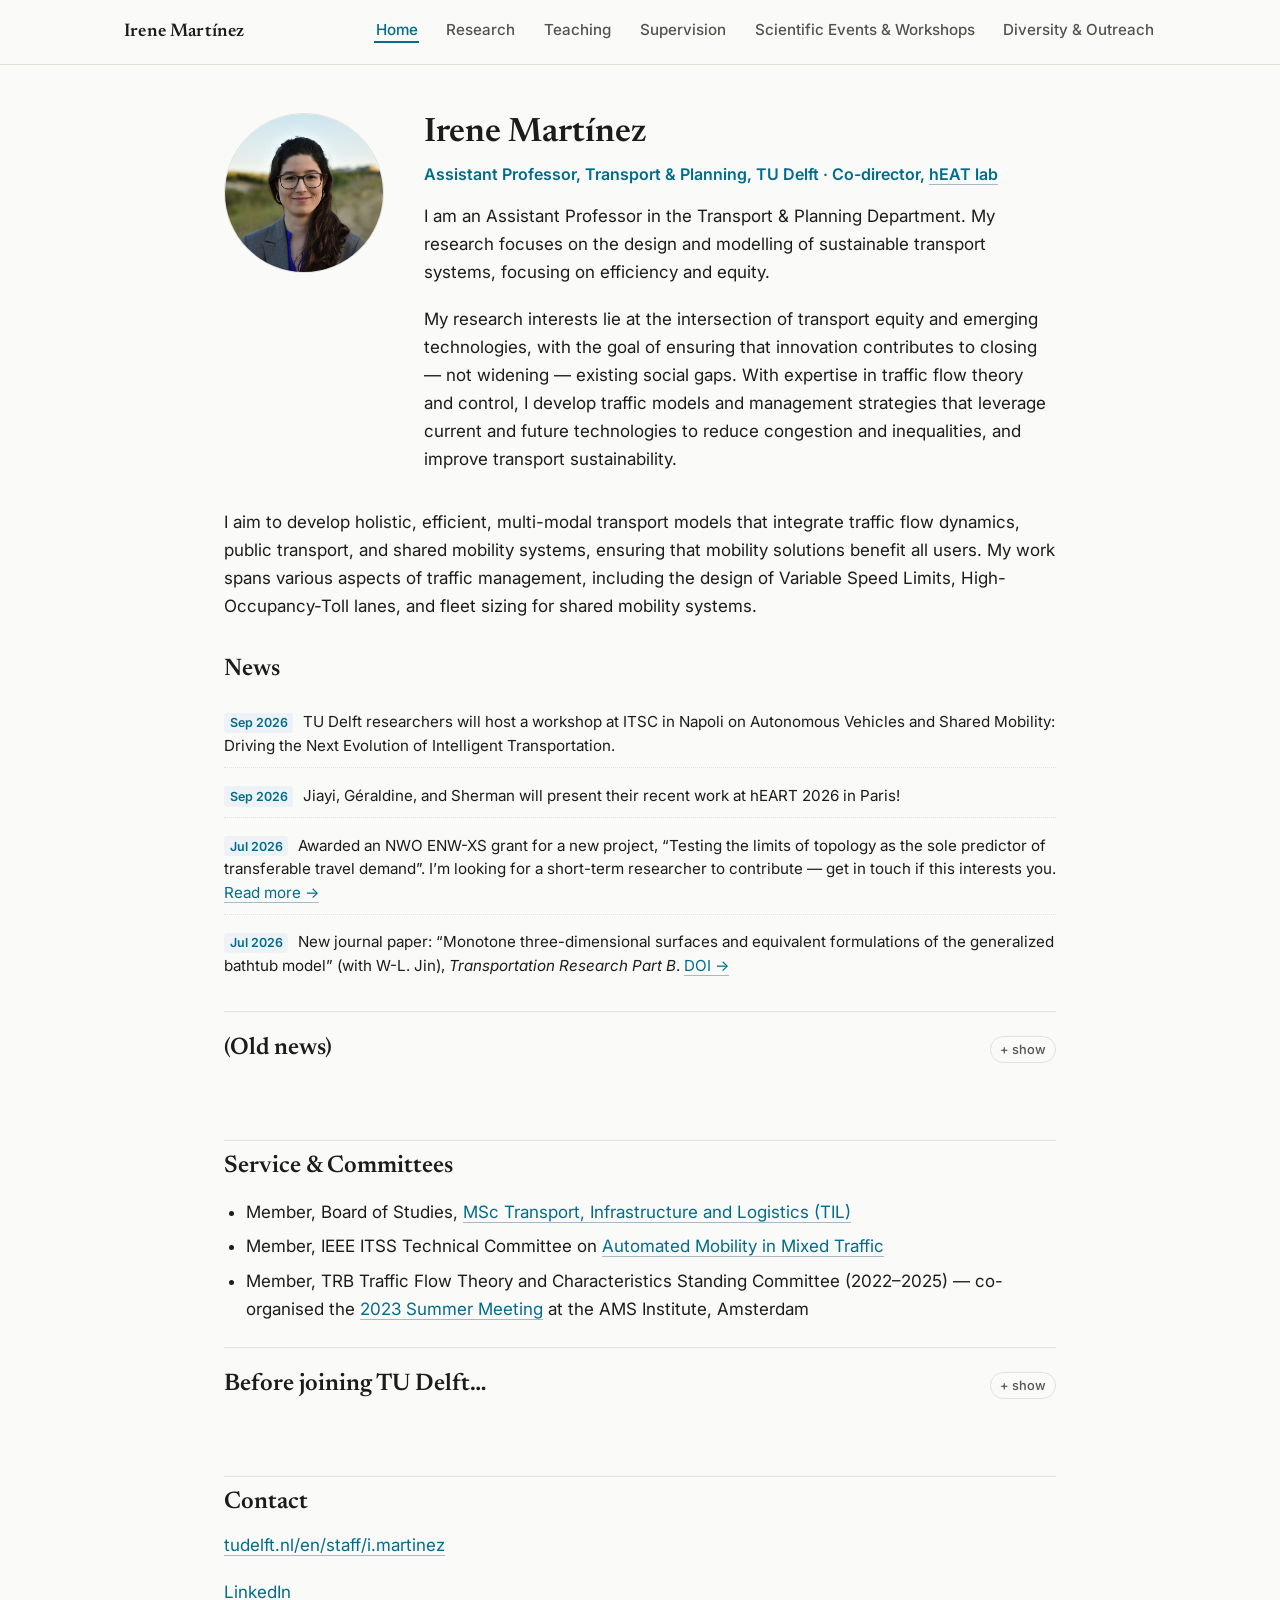
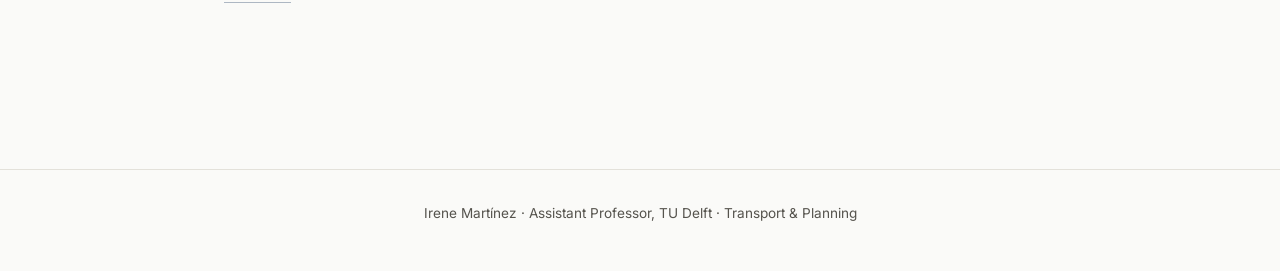
<file: index.html>
<!DOCTYPE html>
<html lang="en">
<head>
<meta charset="UTF-8">
<meta name="viewport" content="width=device-width, initial-scale=1">
<title>Irene Martínez</title>
<meta name="description" content="Irene Martínez — Assistant Professor, Transport & Planning, TU Delft. Sustainable transport systems, traffic flow theory, transport equity.">
<link rel="preconnect" href="https://fonts.googleapis.com">
<link href="https://fonts.googleapis.com/css2?family=Newsreader:wght@500;600;700&family=Inter:wght@400;500;600&display=swap" rel="stylesheet">
<link rel="stylesheet" href="css/style.css?v=6">
</head>
<body>

<header class="site-header">
  <div class="header-inner">
    <a href="index.html" class="site-title">Irene Martínez</a>
    <nav class="site-nav">
      <ul>
        <li class="active"><a href="index.html">Home</a></li>
        <li class="has-dropdown">
          <a href="research.html">Research</a>
          <ul class="dropdown"><li><a href="urbanmoves.html">UrbanMOVES</a></li><li><a href="research.html#publications">Publications</a></li></ul>
        </li>
        <li><a href="teaching.html">Teaching</a></li>
        <li class="has-dropdown">
          <a href="supervision.html">Supervision</a>
          <ul class="dropdown"><li><a href="positions.html">Positions / Topics</a></li></ul>
        </li>
        <li class="has-dropdown">
          <a href="events.html">Scientific Events &amp; Workshops</a>
          <ul class="dropdown"><li><a href="events.html#invited-talks">Invited Talks</a></li><li><a href="events.html#organisation">Organisation</a></li></ul>
        </li>
        <li><a href="diversity-outreach.html">Diversity &amp; Outreach</a></li>
      </ul>
    </nav>
    <button class="nav-toggle" aria-label="Toggle navigation">&#9776;</button>
  </div>
</header>

<main>

  <section class="hero">
    <div class="hero-photo"><img src="images/headshot-web.jpg" alt="Irene Martínez"></div>
    <div class="hero-text">
      <h1>Irene Martínez</h1>
      <div class="hero-role">Assistant Professor, Transport &amp; Planning, TU Delft · Co-director, <a href="https://www.tudelft.nl/citg/over-faculteit/afdelingen/transport-planning/research/labs/heat-lab">hEAT lab</a></div>
      <p>I am an Assistant Professor in the Transport &amp; Planning Department. My research focuses on the design and modelling of sustainable transport systems, focusing on efficiency and equity.</p>
      <p>My research interests lie at the intersection of transport equity and emerging technologies, with the goal of ensuring that innovation contributes to closing &mdash; not widening &mdash; existing social gaps. With expertise in traffic flow theory and control, I develop traffic models and management strategies that leverage current and future technologies to reduce congestion and inequalities, and improve transport sustainability.</p>
    </div>
  </section>

  <p>I aim to develop holistic, efficient, multi-modal transport models that integrate traffic flow dynamics, public transport, and shared mobility systems, ensuring that mobility solutions benefit all users. My work spans various aspects of traffic management, including the design of Variable Speed Limits, High-Occupancy-Toll lanes, and fleet sizing for shared mobility systems.</p>

  <h2>News</h2>
  <ul class="news-list" id="news-list">
    <li><span class="news-date">Sep 2026</span> TU Delft researchers will host a workshop at ITSC in Napoli on Autonomous Vehicles and Shared Mobility: Driving the Next Evolution of Intelligent Transportation. </li>
    <li><span class="news-date">Sep 2026</span> Jiayi, Géraldine, and Sherman will present their recent work at hEART 2026 in Paris!</li>
    <li><span class="news-date">Jul 2026</span> Awarded an NWO ENW-XS grant for a new project, &ldquo;Testing the limits of topology as the sole predictor of transferable travel demand&rdquo;. I&rsquo;m looking for a short-term researcher to contribute &mdash; get in touch if this interests you. <a href="https://www.nwo.nl/nieuws/56-toewijzingen-in-de-open-competitie-enw-xs-pakket-26-2">Read more →</a></li>
    <li><span class="news-date">Jul 2026</span> New journal paper: &ldquo;Monotone three-dimensional surfaces and equivalent formulations of the generalized bathtub model&rdquo; (with W-L. Jin), <em>Transportation Research Part B</em>. <a href="https://doi.org/10.1016/j.trb.2026.103562">DOI →</a></li>
    <li><span class="news-date">May 2026</span> New paper submitted: &ldquo;An Empirical Model of Driver Workload Dynamics at Unsignalized Intersections&rdquo; (with Yiyun Wang, Wouter Schakel and colleagues at TU Delft and VTI Sweden), currently under review. <a href="https://papers.ssrn.com/sol3/papers.cfm?abstract_id=6850163">Read the preprint →</a></li>
    <li><span class="news-date">Mar 2026</span> New paper submitted: &ldquo;Can traffic congestion be managed without compromising social equity?&rdquo; (with PhD candidate Zamzam Al-Rawahi and Simeon C. Calvert), currently under review. <a href="https://papers.ssrn.com/sol3/papers.cfm?abstract_id=6463879">Read the preprint →</a></li>
    <li><span class="news-date">Mar 2026</span> DeepTraffic project announced &mdash; a new generation of traffic-prediction methods embedding traffic flow theory into machine learning (NWO Open Technology Programme, with Hans van Lint &amp; Serge Hoogendoorn). <a href="https://www.tudelft.nl/en/2026/ceg/new-prediction-models-to-keep-traffic-flowing-during-extreme-situations">Read more →</a></li>
    <li><span class="news-date">Feb 2026</span> UrbanMOVES kick-off meeting.</li>
    <li><span class="news-date">Fall 2025</span> Hosted Géraldine Viel (Univ. Gustave Eiffel Lyon) for a three-month research visit.</li>
    <li><span class="news-date">Jul 2025</span> Awarded an NWO Veni grant for UrbanMOVES; featured in TU Delft&rsquo;s &ldquo;Five Veni grants for CEG researchers&rdquo;. <a href="https://www.tudelft.nl/en/2026/citg/five-veni-grants-for-ceg-researchers">Read more →</a></li>
  </ul>

  <details class="collapsible" id="old-news-section">
    <summary><h2>(Old news)</h2></summary>
    <div class="collapsible-content">
    <ul class="news-list" id="old-news-list"></ul>
    </div>
  </details>

  <h2>Service &amp; Committees</h2>
  <ul>
    <li>Member, Board of Studies, <a href="https://www.tudelft.nl/onderwijs/opleidingen/masters/til/msc-transport-infrastructure-and-logistics">MSc Transport, Infrastructure and Logistics (TIL)</a></li>
    <li>Member, IEEE ITSS Technical Committee on <a href="https://www.mixedtraffic.org">Automated Mobility in Mixed Traffic</a></li>
    <li>Member, TRB Traffic Flow Theory and Characteristics Standing Committee (2022&ndash;2025) &mdash; co-organised the <a href="https://tftc2023.dryfta.com/">2023 Summer Meeting</a> at the AMS Institute, Amsterdam</li>
  </ul>

  <details class="collapsible">
    <summary><h2>Before joining TU Delft&hellip;</h2></summary>
    <div class="collapsible-content">

      <h3>Education</h3>
      <ul>
        <li><strong>PhD Civil &amp; Environmental Engineering</strong> (2022) — University of California, Irvine<br>
          <span class="muted small">Dissertation: &ldquo;<a href="https://escholarship.org/uc/item/3xt6j4pv">Modeling and Management of Emerging Mobility Systems: New Approaches Based on Vehicle and Trip Flow Dynamics in Absolute and Relative Spaces</a>&rdquo;</span><br>
          <span class="muted small">The conference papers presented during this period (2018&ndash;2022) are <span class="researcher-links" style="display: inline-flex; vertical-align: middle;"><a href="research.html#c4">C4</a></span> - <span class="researcher-links" style="display: inline-flex; vertical-align: middle;"><a href="research.html#c15">C15</a></span>.</span></li>
        <li><strong>MSc Transportation Systems Engineering</strong> (2019) — University of California, Irvine<br>
          <span class="muted small">Conference paper: <span class="researcher-links" style="display: inline-flex; vertical-align: middle;"><a href="research.html#c3">C3</a></span></span></li>
        <li><strong>BSc and MSc Civil Engineering</strong> (2017) — UPC BarcelonaTech<br>
          <span class="muted small">Conference papers: <span class="researcher-links" style="display: inline-flex; vertical-align: middle;"><a href="research.html#c1">C1</a></span> and <span class="researcher-links" style="display: inline-flex; vertical-align: middle;"><a href="research.html#c2">C2</a></span></span></li>
      </ul>

      <h3>Industry Experience</h3>
      <ul>
        <li>Structural Engineer internship, ESTEYCO S.A.P. (Barcelona) — 02/2016 – 12/2016</li>
        <li>Structural Engineer, Dr. Lüchinger + Meyer Bauingenieure AG (Zürich) — 09/2014 – 02/2015</li>
      </ul>

    </div>
  </details>

  <h2>Contact</h2>
  <p><a href="https://www.tudelft.nl/en/staff/i.martinez/">tudelft.nl/en/staff/i.martinez</a></p>
  <p><a href="https://www.linkedin.com/in/irene-martinez-josemaria/">LinkedIn</a></p>

</main>

<footer class="site-footer">
  <p>Irene Martínez · Assistant Professor, TU Delft · Transport &amp; Planning</p>
</footer>

<script src="js/main.js?v=1"></script>
</body>
</html>
</file>
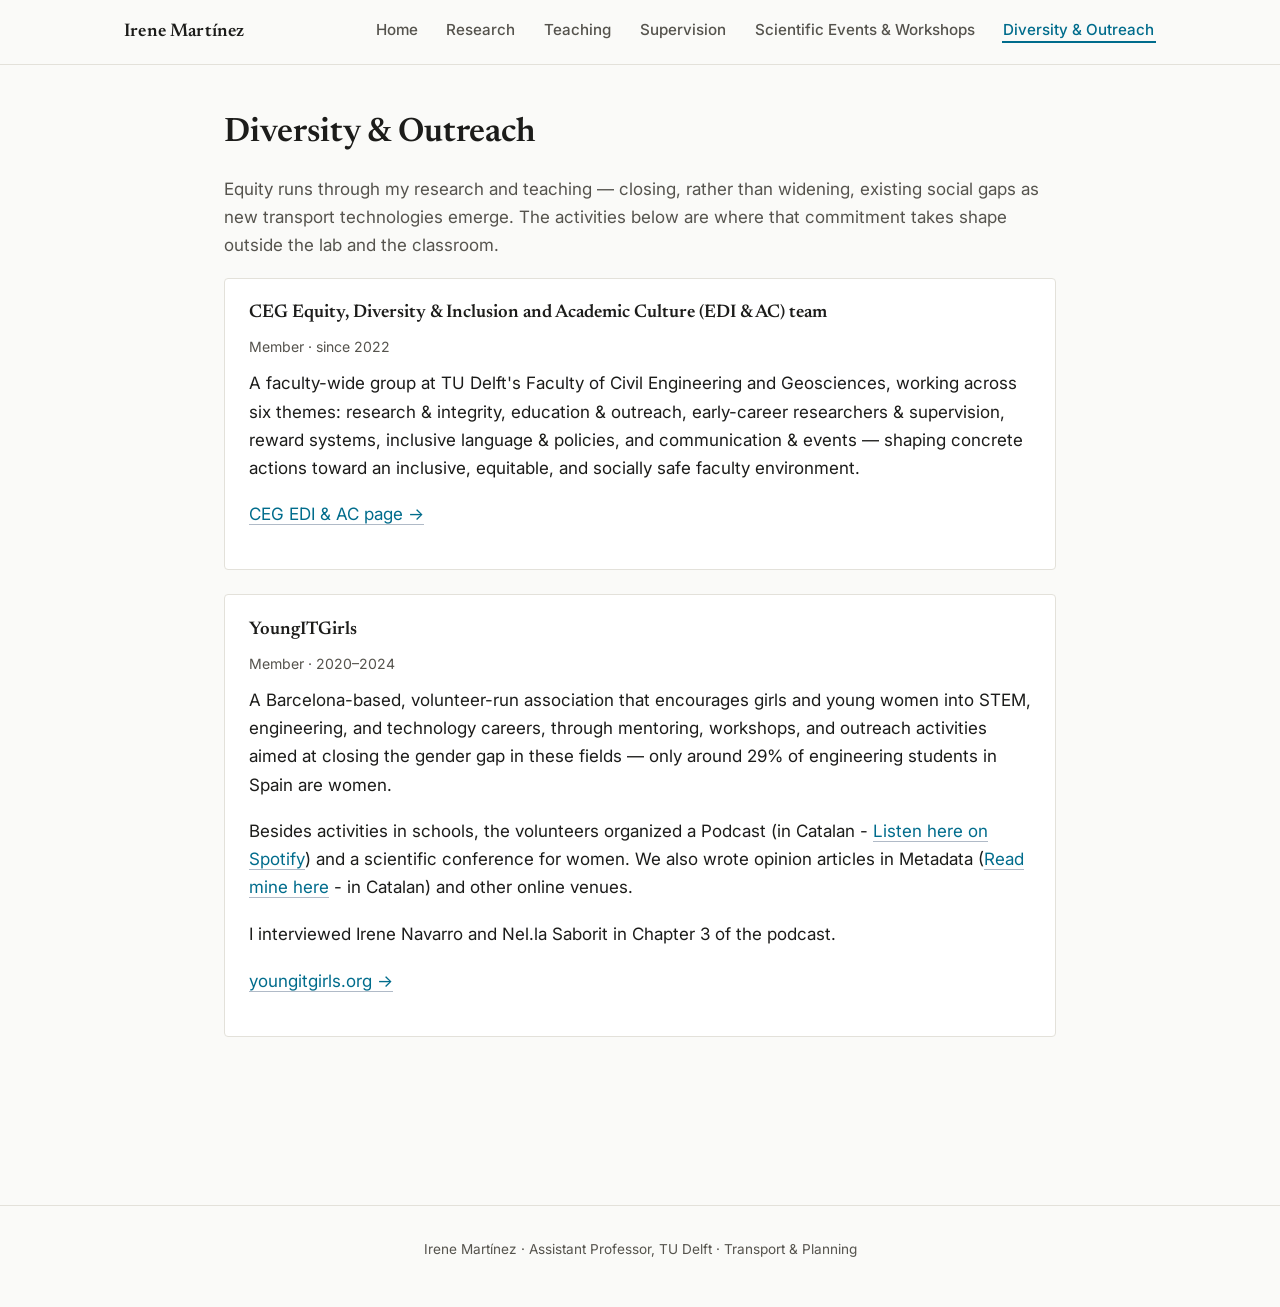
<file: diversity-outreach.html>
<!DOCTYPE html>
<html lang="en">
<head>
<meta charset="UTF-8">
<meta name="viewport" content="width=device-width, initial-scale=1">
<title>Diversity &amp; Outreach — Irene Martínez</title>
<meta name="description" content="Diversity, equity, and inclusion activities by Irene Martínez, including YoungITGirls and the CEG DE&I team.">
<link rel="preconnect" href="https://fonts.googleapis.com">
<link href="https://fonts.googleapis.com/css2?family=Newsreader:wght@500;600;700&family=Inter:wght@400;500;600&display=swap" rel="stylesheet">
<link rel="stylesheet" href="css/style.css?v=6">
</head>
<body>

<header class="site-header">
  <div class="header-inner">
    <a href="index.html" class="site-title">Irene Martínez</a>
    <nav class="site-nav">
      <ul>
        <li><a href="index.html">Home</a></li>
        <li class="has-dropdown">
          <a href="research.html">Research</a>
          <ul class="dropdown"><li><a href="urbanmoves.html">UrbanMOVES</a></li><li><a href="research.html#publications">Publications</a></li></ul>
        </li>
        <li><a href="teaching.html">Teaching</a></li>
        <li class="has-dropdown">
          <a href="supervision.html">Supervision</a>
          <ul class="dropdown"><li><a href="positions.html">Positions / Topics</a></li></ul>
        </li>
        <li class="has-dropdown">
          <a href="events.html">Scientific Events &amp; Workshops</a>
          <ul class="dropdown"><li><a href="events.html#invited-talks">Invited Talks</a></li><li><a href="events.html#organisation">Organisation</a></li></ul>
        </li>
        <li class="active"><a href="diversity-outreach.html">Diversity &amp; Outreach</a></li>
      </ul>
    </nav>
    <button class="nav-toggle" aria-label="Toggle navigation">&#9776;</button>
  </div>
</header>

<main>
  <h1>Diversity &amp; Outreach</h1>
  <p class="muted">Equity runs through my research and teaching — closing, rather than widening, existing social gaps as new transport technologies emerge. The activities below are where that commitment takes shape outside the lab and the classroom.</p>

  <div class="card">
    <h3>CEG Equity, Diversity &amp; Inclusion and Academic Culture (EDI &amp; AC) team</h3>
    <p class="meta">Member &middot; since 2022</p>
    <p>A faculty-wide group at TU Delft's Faculty of Civil Engineering and Geosciences, working across six themes: research &amp; integrity, education &amp; outreach, early-career researchers &amp; supervision, reward systems, inclusive language &amp; policies, and communication &amp; events &mdash; shaping concrete actions toward an inclusive, equitable, and socially safe faculty environment.</p>
    <p><a href="https://www.tudelft.nl/en/ceg/about-faculty/diversity-inclusion">CEG EDI &amp; AC page →</a></p>
  </div>

  <div class="card">
    <h3>YoungITGirls</h3>
    <p class="meta">Member &middot; 2020&ndash;2024</p>
    <p>A Barcelona-based, volunteer-run association that encourages girls and young women into STEM, engineering, and technology careers, through mentoring, workshops, and outreach activities aimed at closing the gender gap in these fields &mdash; only around 29% of engineering students in Spain are women.</p>
    <p>Besides activities in schools, the volunteers organized a Podcast (in Catalan - <a href="https://open.spotify.com/show/6xcboBh2kMFrWrDGOP4naA?si=aa6b74769bc04c09">Listen here on Spotify</a>) and a scientific conference for women. We also wrote opinion articles in Metadata (<a href="https://www.metadata.cat/opinio/917/paritat-genere-recerca-irene-martinez-josemaria">Read mine here</a> - in Catalan) and other online venues.</p>
    <p>I interviewed Irene Navarro and Nel.la Saborit in Chapter 3 of the podcast.</p>
    <p><a href="https://youngitgirls.org">youngitgirls.org →</a></p>
  </div>

</main>

<footer class="site-footer">
  <p>Irene Martínez · Assistant Professor, TU Delft · Transport &amp; Planning</p>
</footer>

<script src="js/main.js?v=1"></script>
</body>
</html>
</file>
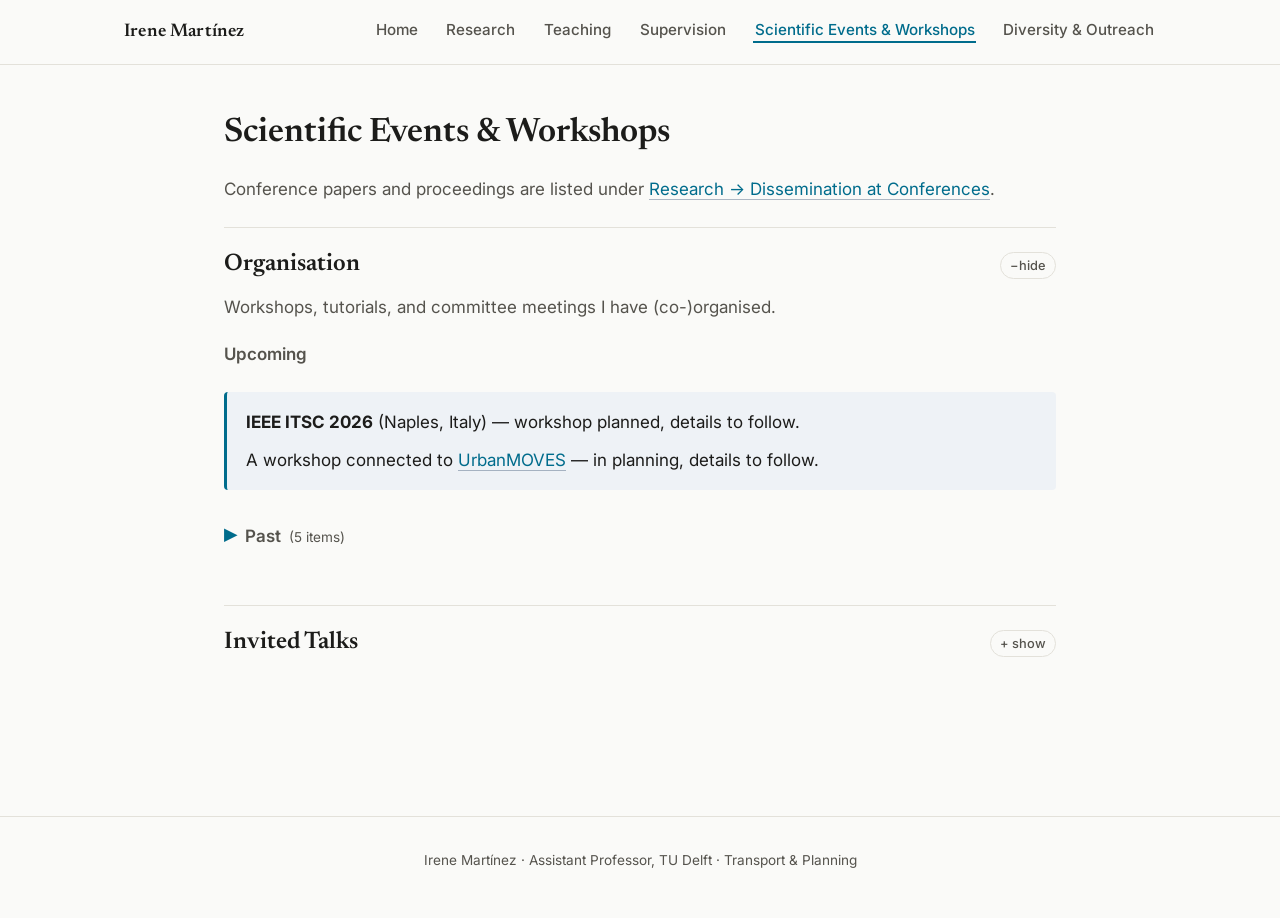
<file: events.html>
<!DOCTYPE html>
<html lang="en">
<head>
<meta charset="UTF-8">
<meta name="viewport" content="width=device-width, initial-scale=1">
<title>Scientific Events &amp; Workshops — Irene Martínez</title>
<meta name="description" content="Scientific events, invited talks, and workshops organised by Irene Martínez.">
<link rel="preconnect" href="https://fonts.googleapis.com">
<link href="https://fonts.googleapis.com/css2?family=Newsreader:wght@500;600;700&family=Inter:wght@400;500;600&display=swap" rel="stylesheet">
<link rel="stylesheet" href="css/style.css?v=6">
</head>
<body>

<header class="site-header">
  <div class="header-inner">
    <a href="index.html" class="site-title">Irene Martínez</a>
    <nav class="site-nav">
      <ul>
        <li><a href="index.html">Home</a></li>
        <li class="has-dropdown">
          <a href="research.html">Research</a>
          <ul class="dropdown"><li><a href="urbanmoves.html">UrbanMOVES</a></li><li><a href="research.html#publications">Publications</a></li></ul>
        </li>
        <li><a href="teaching.html">Teaching</a></li>
        <li class="has-dropdown">
          <a href="supervision.html">Supervision</a>
          <ul class="dropdown"><li><a href="positions.html">Positions / Topics</a></li></ul>
        </li>
        <li class="has-dropdown active">
          <a href="events.html">Scientific Events &amp; Workshops</a>
          <ul class="dropdown"><li><a href="events.html#invited-talks">Invited Talks</a></li><li><a href="events.html#organisation">Organisation</a></li></ul>
        </li>
        <li><a href="diversity-outreach.html">Diversity &amp; Outreach</a></li>
      </ul>
    </nav>
    <button class="nav-toggle" aria-label="Toggle navigation">&#9776;</button>
  </div>
</header>

<main>
  <h1>Scientific Events &amp; Workshops</h1>
  <p class="muted">Conference papers and proceedings are listed under <a href="research.html#dissemination">Research → Dissemination at Conferences</a>.</p>

  <details class="collapsible" open>
    <summary><h2 id="organisation">Organisation</h2></summary>
    <div class="collapsible-content">

    <p class="muted">Workshops, tutorials, and committee meetings I have (co-)organised.</p>

    <p id="upcoming" style="font-weight: 600; color: var(--color-text-muted); margin-bottom: 0.5em;">Upcoming</p>
    <div class="callout">
      <p style="margin:0 0 0.6em"><strong>IEEE ITSC 2026</strong> (Naples, Italy) &mdash; workshop planned, details to follow.</p>
      <p style="margin:0">A workshop connected to <a href="urbanmoves.html">UrbanMOVES</a> &mdash; in planning, details to follow.</p>
    </div>

    <details class="year-group" style="border-top: none; padding-top: 0;">
      <summary>Past <span class="year-count muted">(5 items)</span></summary>

      <div class="event-card">
        <h3>IEEE ITSC Workshop — Automated Mobility in Mixed Traffic (3rd edition)</h3>
        <p class="meta">Gold Coast, Australia · 18 November 2025</p>
        <p>Co-organiser of the third edition of this workshop on data-driven, empirical, and AI-based research for mixed traffic of automated and human-driven vehicles, run alongside the new IEEE ITSS Technical Committee on Automated Mobility in Mixed Traffic.</p>
        <p><a href="https://www.itsc2025.mixedtraffic.org">itsc2025.mixedtraffic.org →</a></p>
      </div>

      <div class="event-card">
        <h3>RERITE Tutorial — Reproducibility in Transportation Research: A Hands-on Tutorial</h3>
        <p class="meta">IEEE ITSC 2024 · Edmonton, Canada · 24 September 2024</p>
        <p>Co-organiser, with Cathy Wu (MIT), Bidisha Ghosh (Trinity College Dublin), and Zuduo Zheng (University of Queensland), of a hands-on tutorial on reproducible research practices for the ITS community, under the RERITE working group.</p>
        <p><a href="https://www.rerite.org/itsc24-rr-tutorial/">rerite.org/itsc24-rr-tutorial →</a></p>
      </div>

      <div class="event-card">
        <h3>IEEE ITSC Workshop — Automated Mobility in Emerging Mixed Traffic (2nd edition)</h3>
        <p class="meta">Edmonton, Canada · 24 September 2024</p>
        <p>Co-organiser of the second edition of this workshop on datasets, modelling, and empirical research for automated vehicles coexisting with human-driven traffic.</p>
        <p><a href="https://www.itsc2024.mixedtraffic.org">itsc2024.mixedtraffic.org →</a></p>
      </div>

      <div class="event-card">
        <h3>IEEE ITSC Workshop — Data-driven and Empirical Research for Emerging Mixed Traffic of AVs and HDVs</h3>
        <p class="meta">Bilbao, Spain · 24 September 2023</p>
        <p>Co-organiser of the first edition of this workshop, bringing together researchers and data/vehicle-automation companies to discuss empirical and data-driven research on mixed automated/human traffic.</p>
        <p><a href="https://sites.google.com/view/itsc2023-mixed-traffic/">sites.google.com/view/itsc2023-mixed-traffic →</a></p>
      </div>

      <div class="event-card">
        <h3>TFTC Summer Meeting — Traffic Flow Theory and Characteristics Committee (TRB ACP50)</h3>
        <p class="meta">AMS Institute, Amsterdam, The Netherlands · 26&ndash;28 July 2023</p>
        <p>Co-organised this TRB standing-committee summer meeting, hosted by TU Delft with the Amsterdam Institute for Advanced Metropolitan Solutions, on the theme of urban traffic operations for resilient cities.</p>
        <p><a href="https://tftc2023.dryfta.com/index.php">tftc2023.dryfta.com →</a></p>
      </div>

    </details>

    </div>
  </details>

  <details class="collapsible">
    <summary><h2 id="invited-talks">Invited Talks</h2></summary>
    <div class="collapsible-content">

    <p class="muted">Content in progress.</p>

    </div>
  </details>

</main>

<footer class="site-footer">
  <p>Irene Martínez · Assistant Professor, TU Delft · Transport &amp; Planning</p>
</footer>

<script src="js/main.js?v=1"></script>
</body>
</html>
</file>
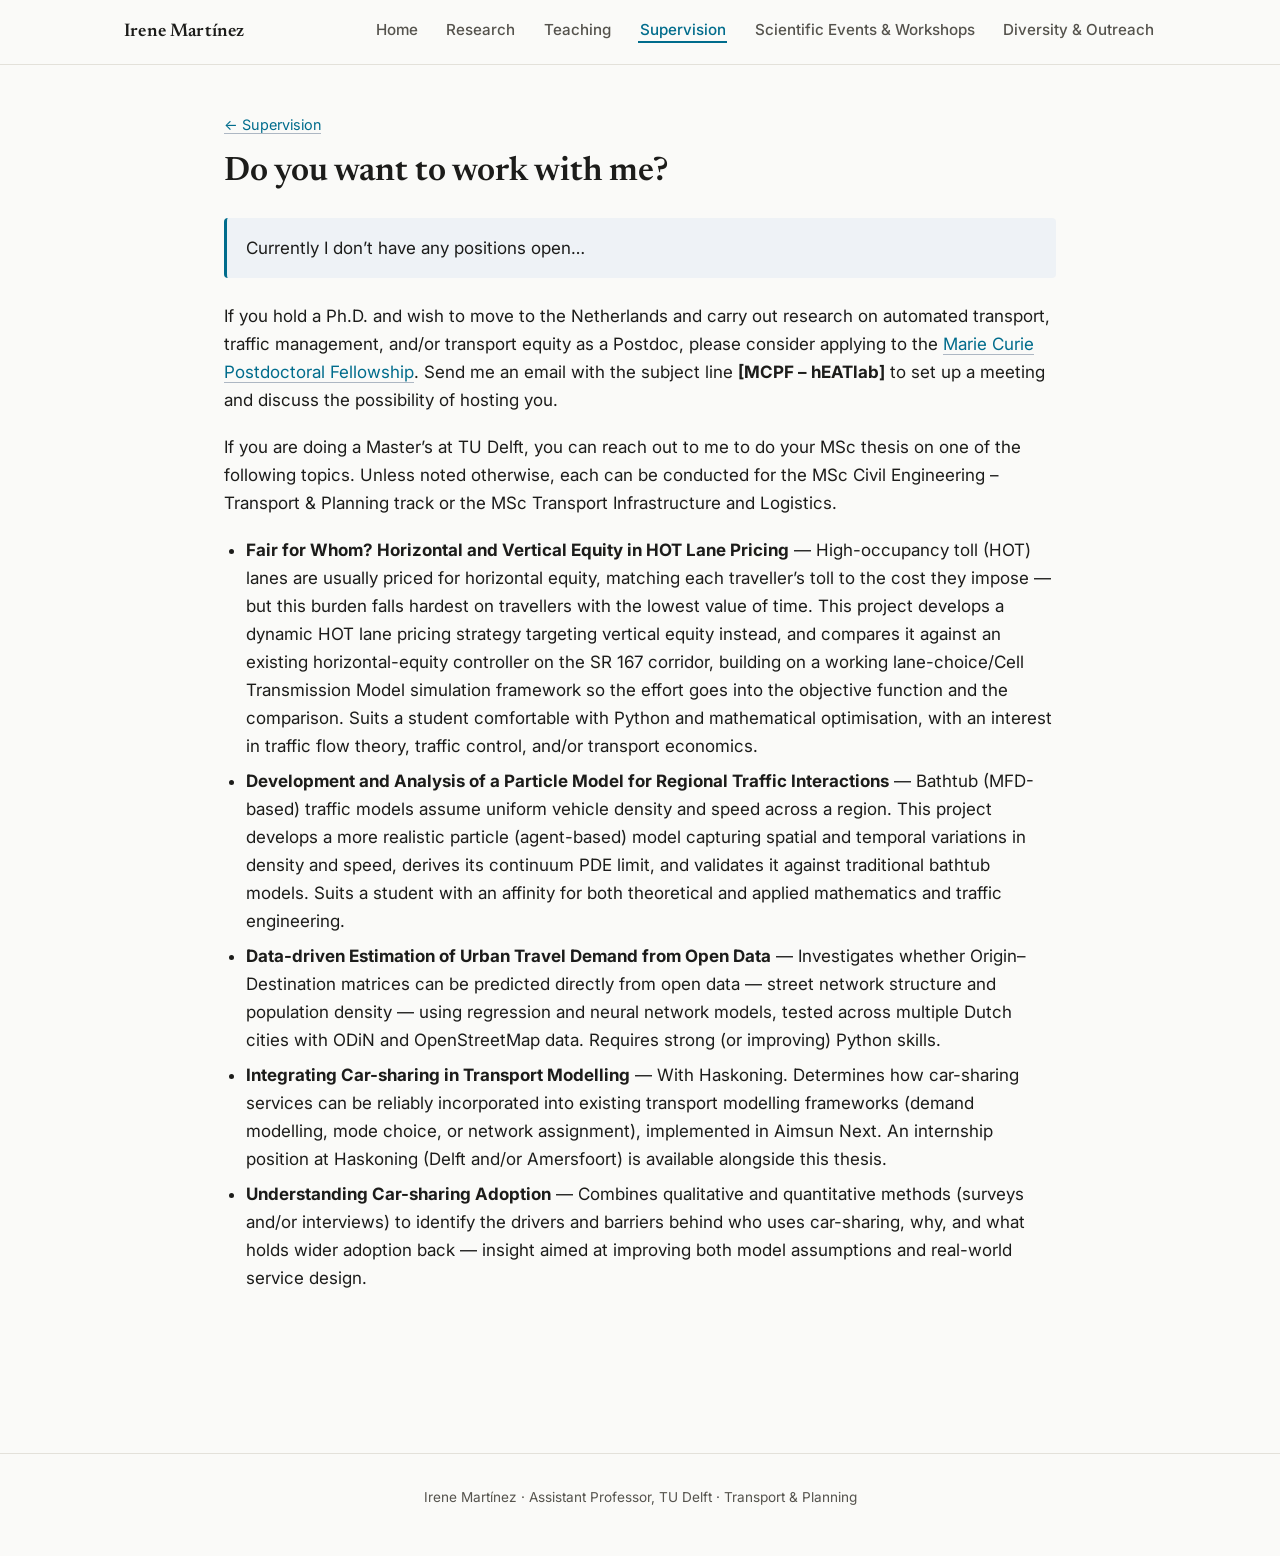
<file: positions.html>
<!DOCTYPE html>
<html lang="en">
<head>
<meta charset="UTF-8">
<meta name="viewport" content="width=device-width, initial-scale=1">
<title>Positions / Topics — Irene Martínez</title>
<meta name="description" content="Open positions and MSc thesis topics with Irene Martínez at TU Delft.">
<link rel="preconnect" href="https://fonts.googleapis.com">
<link href="https://fonts.googleapis.com/css2?family=Newsreader:wght@500;600;700&family=Inter:wght@400;500;600&display=swap" rel="stylesheet">
<link rel="stylesheet" href="css/style.css?v=6">
</head>
<body>

<header class="site-header">
  <div class="header-inner">
    <a href="index.html" class="site-title">Irene Martínez</a>
    <nav class="site-nav">
      <ul>
        <li><a href="index.html">Home</a></li>
        <li class="has-dropdown">
          <a href="research.html">Research</a>
          <ul class="dropdown"><li><a href="urbanmoves.html">UrbanMOVES</a></li><li><a href="research.html#publications">Publications</a></li></ul>
        </li>
        <li><a href="teaching.html">Teaching</a></li>
        <li class="has-dropdown active">
          <a href="supervision.html">Supervision</a>
          <ul class="dropdown"><li class="active"><a href="positions.html">Positions / Topics</a></li></ul>
        </li>
        <li class="has-dropdown">
          <a href="events.html">Scientific Events &amp; Workshops</a>
          <ul class="dropdown"><li><a href="events.html#invited-talks">Invited Talks</a></li><li><a href="events.html#organisation">Organisation</a></li></ul>
        </li>
        <li><a href="diversity-outreach.html">Diversity &amp; Outreach</a></li>
      </ul>
    </nav>
    <button class="nav-toggle" aria-label="Toggle navigation">&#9776;</button>
  </div>
</header>

<main>
  <p class="muted small"><a href="supervision.html">← Supervision</a></p>
  <h1>Do you want to work with me?</h1>

  <div class="callout">
    <p style="margin:0">Currently I don&rsquo;t have any positions open&hellip;</p>
  </div>

  <p>If you hold a Ph.D. and wish to move to the Netherlands and carry out research on automated transport, traffic management, and/or transport equity as a Postdoc, please consider applying to the <a href="https://marie-sklodowska-curie-actions.ec.europa.eu/actions/postdoctoral-fellowships">Marie Curie Postdoctoral Fellowship</a>. Send me an email with the subject line <strong>[MCPF &ndash; hEATlab]</strong> to set up a meeting and discuss the possibility of hosting you.</p>

  <p>If you are doing a Master&rsquo;s at TU Delft, you can reach out to me to do your MSc thesis on one of the following topics. Unless noted otherwise, each can be conducted for the MSc Civil Engineering &ndash; Transport &amp; Planning track or the MSc Transport Infrastructure and Logistics.</p>

  <ul>
    <li><strong>Fair for Whom? Horizontal and Vertical Equity in HOT Lane Pricing</strong> &mdash; High-occupancy toll (HOT) lanes are usually priced for horizontal equity, matching each traveller&rsquo;s toll to the cost they impose &mdash; but this burden falls hardest on travellers with the lowest value of time. This project develops a dynamic HOT lane pricing strategy targeting vertical equity instead, and compares it against an existing horizontal-equity controller on the SR&nbsp;167 corridor, building on a working lane-choice/Cell Transmission Model simulation framework so the effort goes into the objective function and the comparison. Suits a student comfortable with Python and mathematical optimisation, with an interest in traffic flow theory, traffic control, and/or transport economics.</li>
    <li><strong>Development and Analysis of a Particle Model for Regional Traffic Interactions</strong> &mdash; Bathtub (MFD-based) traffic models assume uniform vehicle density and speed across a region. This project develops a more realistic particle (agent-based) model capturing spatial and temporal variations in density and speed, derives its continuum PDE limit, and validates it against traditional bathtub models. Suits a student with an affinity for both theoretical and applied mathematics and traffic engineering.</li>
    <li><strong>Data-driven Estimation of Urban Travel Demand from Open Data</strong> &mdash; Investigates whether Origin&ndash;Destination matrices can be predicted directly from open data &mdash; street network structure and population density &mdash; using regression and neural network models, tested across multiple Dutch cities with ODiN and OpenStreetMap data. Requires strong (or improving) Python skills.</li>
    <li><strong>Integrating Car-sharing in Transport Modelling</strong> &mdash; With Haskoning. Determines how car-sharing services can be reliably incorporated into existing transport modelling frameworks (demand modelling, mode choice, or network assignment), implemented in Aimsun Next. An internship position at Haskoning (Delft and/or Amersfoort) is available alongside this thesis.</li>
    <li><strong>Understanding Car-sharing Adoption</strong> &mdash; Combines qualitative and quantitative methods (surveys and/or interviews) to identify the drivers and barriers behind who uses car-sharing, why, and what holds wider adoption back &mdash; insight aimed at improving both model assumptions and real-world service design.</li>
  </ul>

</main>

<footer class="site-footer">
  <p>Irene Martínez · Assistant Professor, TU Delft · Transport &amp; Planning</p>
</footer>

<script src="js/main.js?v=1"></script>
</body>
</html>
</file>
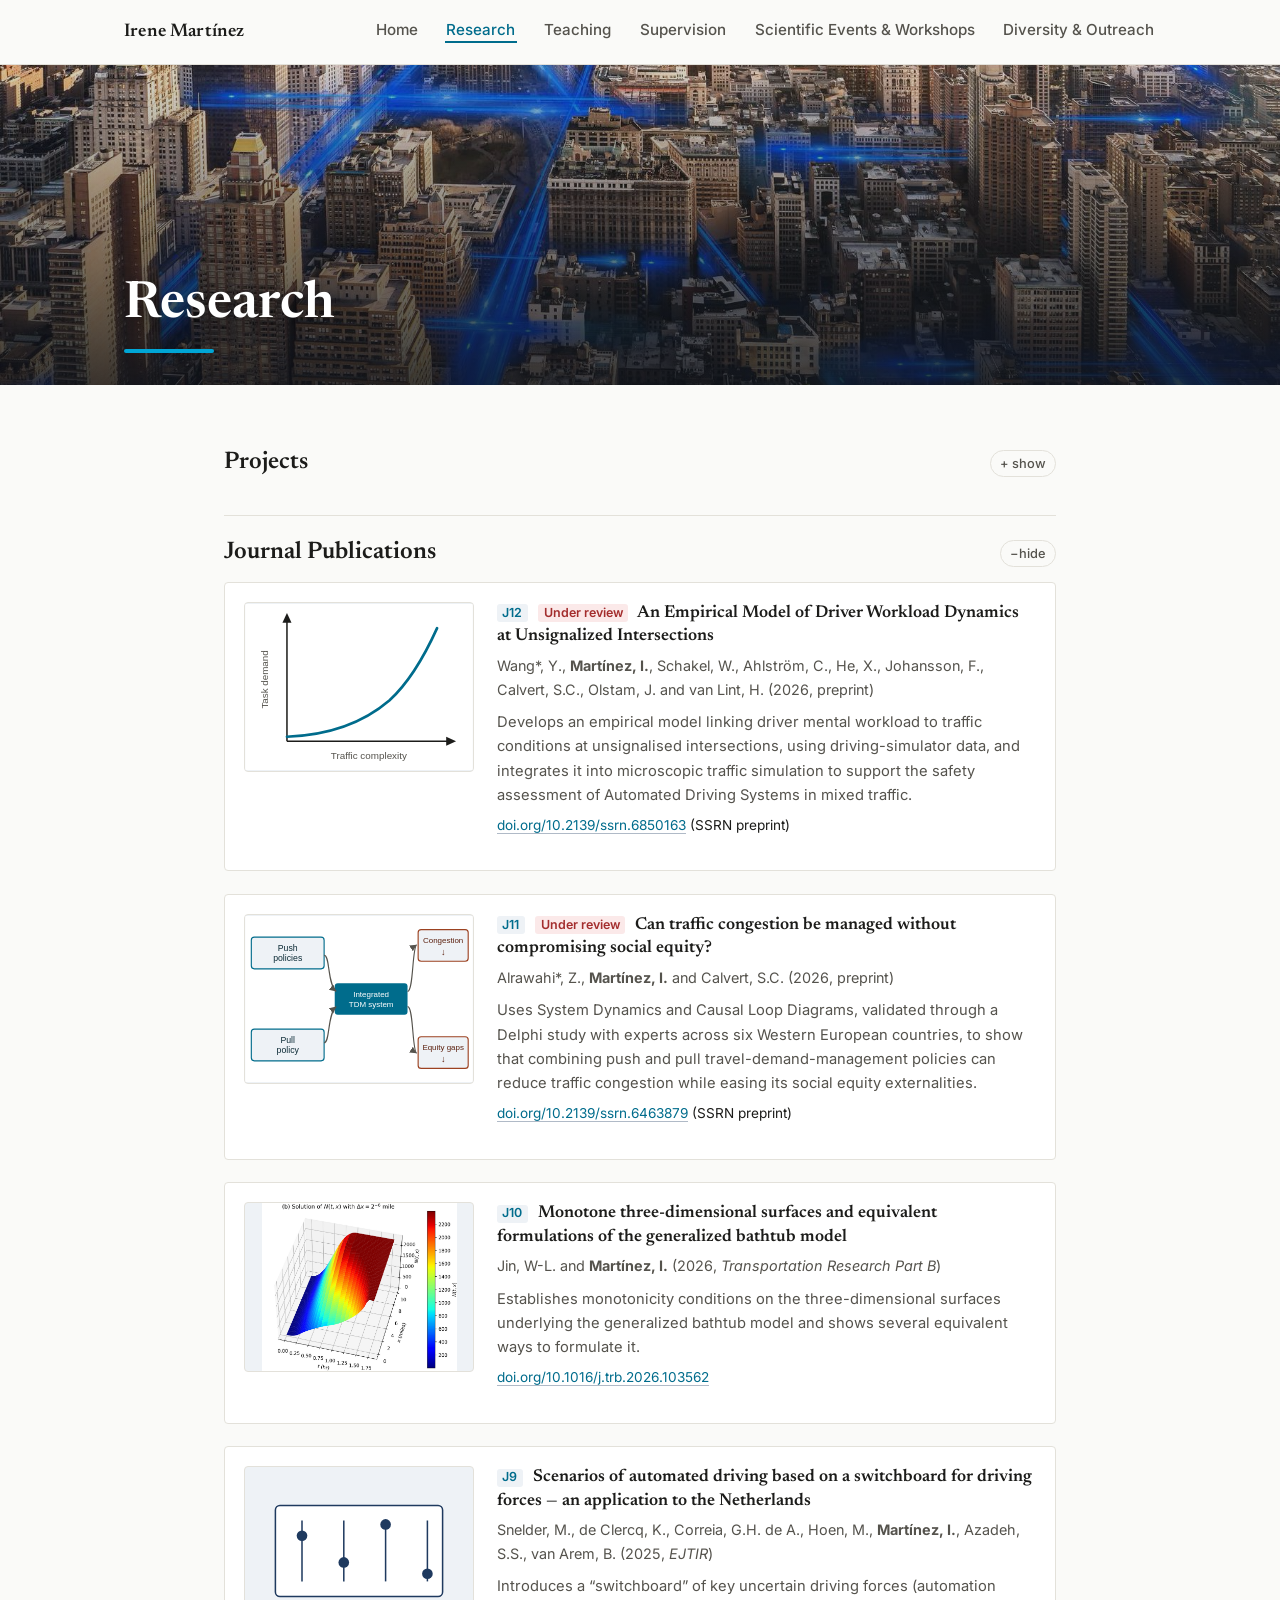
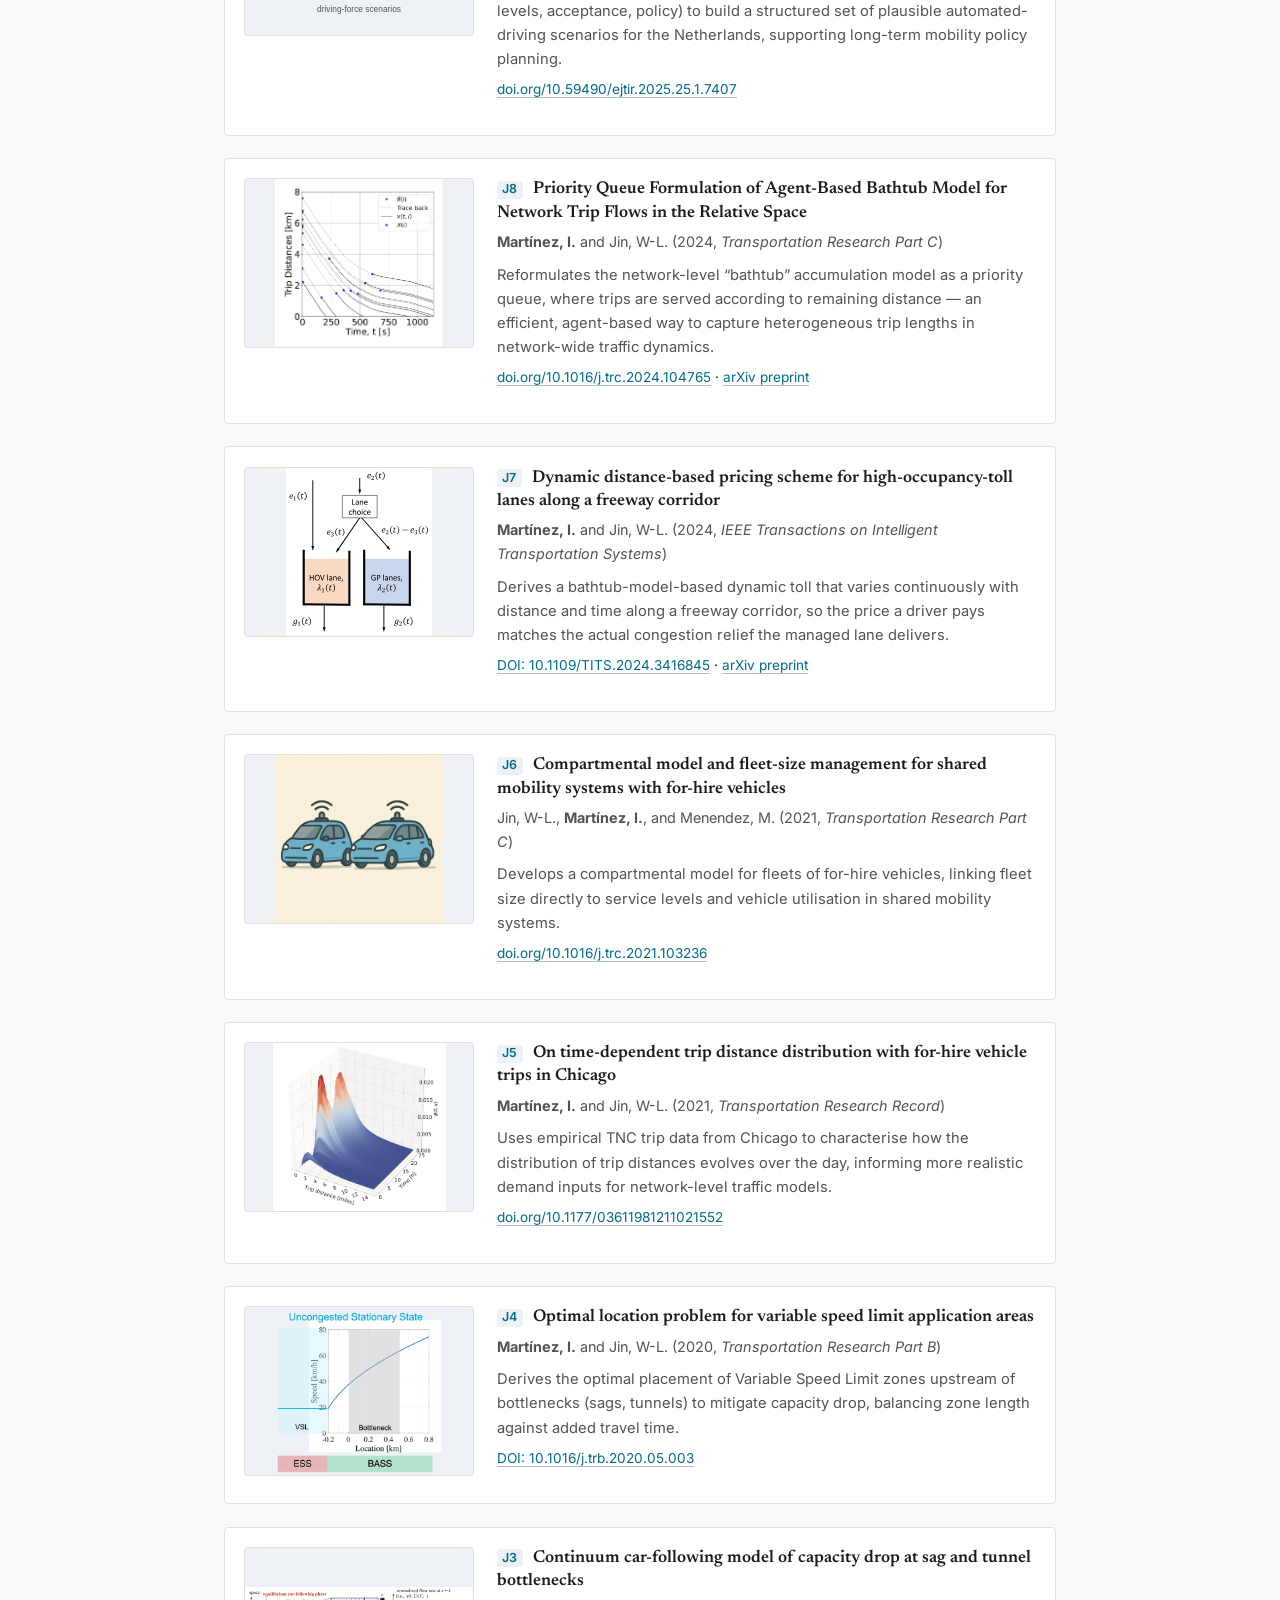
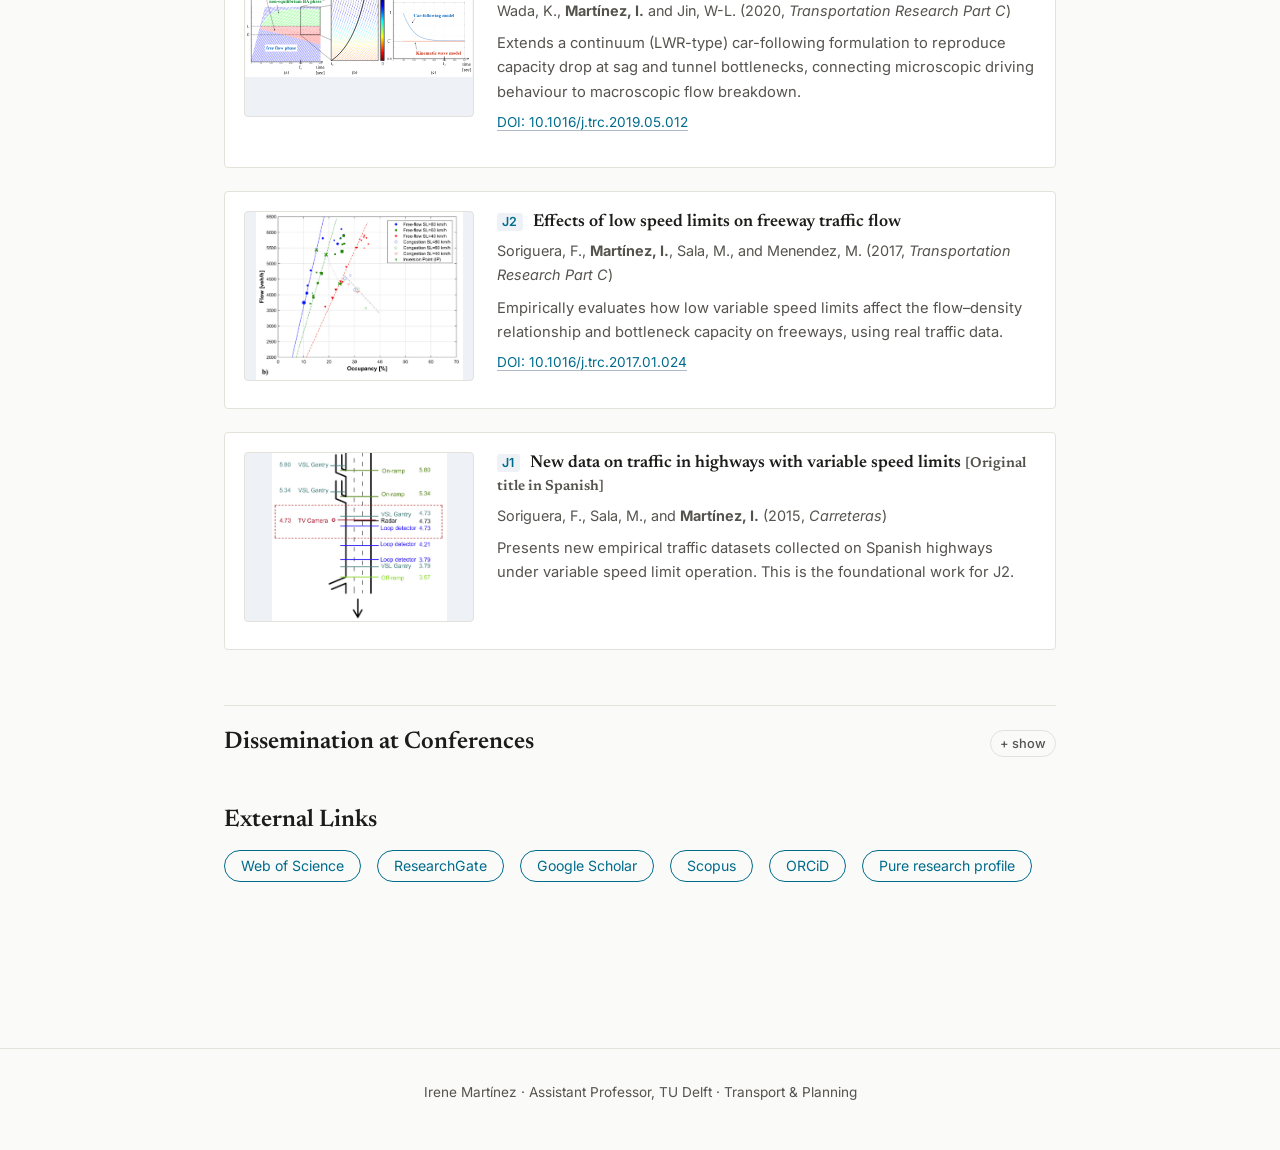
<file: research.html>
<!DOCTYPE html>
<html lang="en">
<head>
<meta charset="UTF-8">
<meta name="viewport" content="width=device-width, initial-scale=1">
<title>Research — Irene Martínez</title>
<meta name="description" content="Research projects and publications of Irene Martínez: shared mobility, traffic flow theory, managed lanes, transport equity.">
<link rel="preconnect" href="https://fonts.googleapis.com">
<link href="https://fonts.googleapis.com/css2?family=Newsreader:wght@500;600;700&family=Inter:wght@400;500;600&display=swap" rel="stylesheet">
<link rel="stylesheet" href="css/style.css?v=6">
</head>
<body>

<header class="site-header">
  <div class="header-inner">
    <a href="index.html" class="site-title">Irene Martínez</a>
    <nav class="site-nav">
      <ul>
        <li><a href="index.html">Home</a></li>
        <li class="has-dropdown active">
          <a href="research.html">Research</a>
          <ul class="dropdown"><li><a href="urbanmoves.html">UrbanMOVES</a></li><li><a href="research.html#publications">Publications</a></li></ul>
        </li>
        <li><a href="teaching.html">Teaching</a></li>
        <li class="has-dropdown">
          <a href="supervision.html">Supervision</a>
          <ul class="dropdown"><li><a href="positions.html">Positions / Topics</a></li></ul>
        </li>
        <li class="has-dropdown">
          <a href="events.html">Scientific Events &amp; Workshops</a>
          <ul class="dropdown"><li><a href="events.html#invited-talks">Invited Talks</a></li><li><a href="events.html#organisation">Organisation</a></li></ul>
        </li>
        <li><a href="diversity-outreach.html">Diversity &amp; Outreach</a></li>
      </ul>
    </nav>
    <button class="nav-toggle" aria-label="Toggle navigation">&#9776;</button>
  </div>
</header>

<div class="page-hero" style="background-image: url('images/Research_background-web.jpg');">
  <div class="page-hero-inner">
    <h1>Research</h1>
    <span class="page-hero-rule"></span>
  </div>
</div>

<main>
  <details class="collapsible" style="margin-top: 0; padding-top: 0; border-top: none;">
    <summary><h2 id="projects">Projects</h2></summary>
    <div class="collapsible-content">

    <div class="card card-with-figure">
      <div class="card-figure-side"><img src="images/UrbanMOVES-web.png" alt="Illustration: a city as a system of dynamic tubs, showing trip inflow, trip distance, and global speed — the bathtub model concept behind UrbanMOVES"></div>
      <div class="card-body">
        <h3>UrbanMOVES</h3>
        <p class="meta">NWO Veni TTW · 2025–2029</p>
        <p>Addressing the urgent need for efficient tools to assess the impact of Shared Urban Mobility Systems (SUMS) — such as ride-pooling and vehicle-sharing — on congested urban transportation networks.</p>
        <p><a href="urbanmoves.html">Project page →</a></p>
      </div>
    </div>

    <div class="card">
      <h3>i4Driving</h3>
      <p>Laying the foundation for a new industry-standard methodology to establish a credible and realistic human road safety baseline for virtual assessment of Connected, Cooperative and Automated Mobility (CCAM) systems.</p>
      <p><a href="https://i4driving.eu">i4driving.eu →</a></p>
    </div>

    <div class="card">
      <h3>DeepTraffic</h3>
      <p class="meta">NWO Open Technology Programme (OTP) &middot; with Hans van Lint &amp; Serge Hoogendoorn</p>
      <p>Traffic managers keep the network flowing by combining experience, insight, and a wealth of sensor data &mdash; but a local disruption (an accident, roadworks, extreme weather) can spread across the network like an oil slick, and predicting how is extremely hard, especially for rare events with little historical data. DeepTraffic develops a new generation of traffic-prediction methods that embed traffic flow theory directly into machine learning, using Physics-Informed Neural Networks (PINNs) that stay reliable when data is scarce and remain transparent enough for traffic managers to trust and act on.</p>
      <p><a href="https://www.tudelft.nl/en/2026/ceg/new-prediction-models-to-keep-traffic-flowing-during-extreme-situations">Project announcement →</a></p>
    </div>

    </div>
  </details>

  <details class="collapsible" open>
    <summary><h2 id="publications">Journal Publications</h2></summary>
    <div class="collapsible-content pub-section">

    <div class="pub-card" id="j12">
      <div class="pub-card-figure"><img src="images/icon-j12-web.svg" alt="Diagram showing driver task demand rising with traffic complexity"></div>
      <div class="pub-card-body">
        <p class="pub-card-title"><span class="pub-tag">J12</span> <span class="pub-tag-review">Under review</span> An Empirical Model of Driver Workload Dynamics at Unsignalized Intersections</p>
        <p class="pub-card-authors">Wang*, Y., <strong>Martínez, I.</strong>, Schakel, W., Ahlström, C., He, X., Johansson, F., Calvert, S.C., Olstam, J. and van Lint, H. (2026, preprint)</p>
        <p class="pub-card-summary">Develops an empirical model linking driver mental workload to traffic conditions at unsignalised intersections, using driving-simulator data, and integrates it into microscopic traffic simulation to support the safety assessment of Automated Driving Systems in mixed traffic.</p>
        <p class="pub-card-links"><a href="https://doi.org/10.2139/ssrn.6850163">doi.org/10.2139/ssrn.6850163</a> (SSRN preprint)</p>
      </div>
    </div>

    <div class="pub-card" id="j11">
      <div class="pub-card-figure"><img src="images/icon-j11-web.svg" alt="Diagram of push and pull travel demand management policies jointly reducing traffic congestion and social equity externalities"></div>
      <div class="pub-card-body">
        <p class="pub-card-title"><span class="pub-tag">J11</span> <span class="pub-tag-review">Under review</span> Can traffic congestion be managed without compromising social equity?</p>
        <p class="pub-card-authors">Alrawahi*, Z., <strong>Martínez, I.</strong> and Calvert, S.C. (2026, preprint)</p>
        <p class="pub-card-summary">Uses System Dynamics and Causal Loop Diagrams, validated through a Delphi study with experts across six Western European countries, to show that combining push and pull travel-demand-management policies can reduce traffic congestion while easing its social equity externalities.</p>
        <p class="pub-card-links"><a href="https://doi.org/10.2139/ssrn.6463879">doi.org/10.2139/ssrn.6463879</a> (SSRN preprint)</p>
      </div>
    </div>

    <div class="pub-card">
      <div class="pub-card-figure"><img src="images/icon-j10-web.jpg" alt="3D surface plot of N(t,x), the solution used in the monotone-surfaces bathtub model"></div>
      <div class="pub-card-body">
        <p class="pub-card-title"><span class="pub-tag">J10</span> Monotone three-dimensional surfaces and equivalent formulations of the generalized bathtub model</p>
        <p class="pub-card-authors">Jin, W-L. and <strong>Martínez, I.</strong> (2026, <span class="journal">Transportation Research Part B</span>)</p>
        <p class="pub-card-summary">Establishes monotonicity conditions on the three-dimensional surfaces underlying the generalized bathtub model and shows several equivalent ways to formulate it.</p>
        <p class="pub-card-links"><a href="https://doi.org/10.1016/j.trb.2026.103562">doi.org/10.1016/j.trb.2026.103562</a></p>
      </div>
    </div>

    <div class="pub-card">
      <div class="pub-card-figure"><img src="images/icon-j9.svg" alt="Icon representing a switchboard of automated-driving scenarios"></div>
      <div class="pub-card-body">
        <p class="pub-card-title"><span class="pub-tag">J9</span> Scenarios of automated driving based on a switchboard for driving forces &mdash; an application to the Netherlands</p>
        <p class="pub-card-authors">Snelder, M., de Clercq, K., Correia, G.H. de A., Hoen, M., <strong>Martínez, I.</strong>, Azadeh, S.S., van Arem, B. (2025, <span class="journal">EJTIR</span>)</p>
        <p class="pub-card-summary">Introduces a &ldquo;switchboard&rdquo; of key uncertain driving forces (automation levels, acceptance, policy) to build a structured set of plausible automated-driving scenarios for the Netherlands, supporting long-term mobility policy planning.</p>
        <p class="pub-card-links"><a href="https://doi.org/10.59490/ejtir.2025.25.1.7407">doi.org/10.59490/ejtir.2025.25.1.7407</a></p>
      </div>
    </div>

    <div class="pub-card">
      <div class="pub-card-figure"><img src="images/priority-queue-web.png" alt="Priority-queue bathtub model diagram"></div>
      <div class="pub-card-body">
        <p class="pub-card-title"><span class="pub-tag">J8</span> Priority Queue Formulation of Agent-Based Bathtub Model for Network Trip Flows in the Relative Space</p>
        <p class="pub-card-authors"><strong>Martínez, I.</strong> and Jin, W-L. (2024, <span class="journal">Transportation Research Part C</span>)</p>
        <p class="pub-card-summary">Reformulates the network-level &ldquo;bathtub&rdquo; accumulation model as a priority queue, where trips are served according to remaining distance — an efficient, agent-based way to capture heterogeneous trip lengths in network-wide traffic dynamics.</p>
        <p class="pub-card-links"><a href="http://doi.org/10.1016/j.trc.2024.104765">doi.org/10.1016/j.trc.2024.104765</a> &middot; <a href="https://arxiv.org/abs/2309.01970">arXiv preprint</a></p>
      </div>
    </div>

    <div class="pub-card">
      <div class="pub-card-figure"><img src="images/hot-lane-pricing-web.svg" alt="Bathtub diagram of HOV/GP lane choice and dynamic pricing flows"></div>
      <div class="pub-card-body">
        <p class="pub-card-title"><span class="pub-tag">J7</span> Dynamic distance-based pricing scheme for high-occupancy-toll lanes along a freeway corridor</p>
        <p class="pub-card-authors"><strong>Martínez, I.</strong> and Jin, W-L. (2024, <span class="journal">IEEE Transactions on Intelligent Transportation Systems</span>)</p>
        <p class="pub-card-summary">Derives a bathtub-model-based dynamic toll that varies continuously with distance and time along a freeway corridor, so the price a driver pays matches the actual congestion relief the managed lane delivers.</p>
        <p class="pub-card-links"><a href="https://doi.org/10.1109/TITS.2024.3416845">DOI: 10.1109/TITS.2024.3416845</a> &middot; <a href="https://arxiv.org/abs/2309.01990">arXiv preprint</a></p>
      </div>
    </div>

    <div class="pub-card">
      <div class="pub-card-figure"><img src="images/icon-j6-web.png" alt="Icon of two connected, automated vehicles, representing the compartmental fleet-sizing model"></div>
      <div class="pub-card-body">
        <p class="pub-card-title"><span class="pub-tag">J6</span> Compartmental model and fleet-size management for shared mobility systems with for-hire vehicles</p>
        <p class="pub-card-authors">Jin, W-L., <strong>Martínez, I.</strong>, and Menendez, M. (2021, <span class="journal">Transportation Research Part C</span>)</p>
        <p class="pub-card-summary">Develops a compartmental model for fleets of for-hire vehicles, linking fleet size directly to service levels and vehicle utilisation in shared mobility systems.</p>
        <p class="pub-card-links"><a href="https://doi.org/10.1016/j.trc.2021.103236">doi.org/10.1016/j.trc.2021.103236</a></p>
      </div>
    </div>

    <div class="pub-card">
      <div class="pub-card-figure"><img src="images/icon-j5-web.png" alt="3D surface plot of the trip distance distribution φ(t,x) over time and trip distance, showing two peaks in demand"></div>
      <div class="pub-card-body">
        <p class="pub-card-title"><span class="pub-tag">J5</span> On time-dependent trip distance distribution with for-hire vehicle trips in Chicago</p>
        <p class="pub-card-authors"><strong>Martínez, I.</strong> and Jin, W-L. (2021, <span class="journal">Transportation Research Record</span>)</p>
        <p class="pub-card-summary">Uses empirical TNC trip data from Chicago to characterise how the distribution of trip distances evolves over the day, informing more realistic demand inputs for network-level traffic models.</p>
        <p class="pub-card-links"><a href="https://doi.org/10.1177/03611981211021552">doi.org/10.1177/03611981211021552</a></p>
      </div>
    </div>

    <div class="pub-card">
      <div class="pub-card-figure"><img src="images/J4-figure-web.png" alt="Figure illustrating the optimal placement of variable speed limit zones upstream of a bottleneck"></div>
      <div class="pub-card-body">
        <p class="pub-card-title"><span class="pub-tag">J4</span> Optimal location problem for variable speed limit application areas</p>
        <p class="pub-card-authors"><strong>Martínez, I.</strong> and Jin, W-L. (2020, <span class="journal">Transportation Research Part B</span>)</p>
        <p class="pub-card-summary">Derives the optimal placement of Variable Speed Limit zones upstream of bottlenecks (sags, tunnels) to mitigate capacity drop, balancing zone length against added travel time.</p>
        <p class="pub-card-links"><a href="https://doi.org/10.1016/j.trb.2020.05.003">DOI: 10.1016/j.trb.2020.05.003</a></p>
      </div>
    </div>

    <div class="pub-card">
      <div class="pub-card-figure"><img src="images/icon-j3-web.svg" alt="Space-time diagram of car-following phases through a sag/tunnel bottleneck, with a zoomed inset and the resulting flow-rate curve"></div>
      <div class="pub-card-body">
        <p class="pub-card-title"><span class="pub-tag">J3</span> Continuum car-following model of capacity drop at sag and tunnel bottlenecks</p>
        <p class="pub-card-authors">Wada, K., <strong>Martínez, I.</strong> and Jin, W-L. (2020, <span class="journal">Transportation Research Part C</span>)</p>
        <p class="pub-card-summary">Extends a continuum (LWR-type) car-following formulation to reproduce capacity drop at sag and tunnel bottlenecks, connecting microscopic driving behaviour to macroscopic flow breakdown.</p>
        <p class="pub-card-links"><a href="https://doi.org/10.1016/j.trc.2019.05.012">DOI: 10.1016/j.trc.2019.05.012</a></p>
      </div>
    </div>

    <div class="pub-card">
      <div class="pub-card-figure"><img src="images/icon-j2-web.png" alt="Flow–occupancy scatter plot comparing free-flow and congested traffic states under speed limits of 80, 60, and 40 km/h, with the inversion point marked for each"></div>
      <div class="pub-card-body">
        <p class="pub-card-title"><span class="pub-tag">J2</span> Effects of low speed limits on freeway traffic flow</p>
        <p class="pub-card-authors">Soriguera, F., <strong>Martínez, I.</strong>, Sala, M., and Menendez, M. (2017, <span class="journal">Transportation Research Part C</span>)</p>
        <p class="pub-card-summary">Empirically evaluates how low variable speed limits affect the flow&ndash;density relationship and bottleneck capacity on freeways, using real traffic data.</p>
        <p class="pub-card-links"><a href="https://doi.org/10.1016/j.trc.2017.01.024">DOI: 10.1016/j.trc.2017.01.024</a></p>
      </div>
    </div>

    <div class="pub-card">
      <div class="pub-card-figure"><img src="images/icon-j1-web.png" alt="Diagram of the freeway instrumentation layout — VSL gantries, on/off-ramps, loop detectors, radar, and TV camera — used to collect the traffic data"></div>
      <div class="pub-card-body">
        <p class="pub-card-title"><span class="pub-tag">J1</span> New data on traffic in highways with variable speed limits <span class="muted small">[Original title in Spanish]</span></p>
        <p class="pub-card-authors">Soriguera, F., Sala, M., and <strong>Martínez, I.</strong> (2015, <span class="journal">Carreteras</span>)</p>
        <p class="pub-card-summary">Presents new empirical traffic datasets collected on Spanish highways under variable speed limit operation. This is the foundational work for J2.</p>
      </div>
    </div>

    </div>
  </details>

  <details class="collapsible">
    <summary><h2 id="dissemination">Dissemination at Conferences</h2></summary>
    <div class="collapsible-content">
      <p class="muted small">Peer-reviewed conference papers and proceedings, grouped by event. Supervised MSc students and PhD candidates are marked with an asterisk (*). Workshops and other activities that I (co-)organised are under <a href="events.html#organisation">Scientific Events &amp; Workshops → Organisation</a>.</p>

      <details class="year-group" open>
        <summary>2026 <span class="year-count muted">(4 papers)</span></summary>

        <div class="event-card">
          <h3>14th Symposium of the European Association for Research in Transportation — hEART</h3>
          <p class="meta">Paris, France · 2026</p>

          <div class="event-paper" id="c26">
            <p class="event-paper-title"><span class="pub-tag">C26</span> Detecting Structural Changes in Urban Road Network Performance: A Kernel-Based Hierarchical Change Point Detection Framework</p>
            <p class="event-paper-authors">by Viel*, Martínez, and Leclercq</p>
          </div>
          <div class="event-paper" id="c25">
            <p class="event-paper-title"><span class="pub-tag">C25</span> Seamless borders? The transfer effect of cross-border travel in Europe</p>
            <p class="event-paper-authors">by Lee*, Martínez, Xin and Cats</p>
          </div>
          <div class="event-paper" id="c24">
            <p class="event-paper-title"><span class="pub-tag">C24</span> On Capturing Region-specific Effects of Traffic-state-dependent Trip Distances in Multi-region Bathtub Models</p>
            <p class="event-paper-authors">by Guo*, Martínez, Correia and van Arem</p>
          </div>
        </div>

        <div class="event-card">
          <h3>7th Symposium on Management of Future Motorway and Urban Traffic Systems</h3>
          <p class="meta">Naples, Italy · 2026</p>
          <div class="event-paper" id="c23">
            <p class="event-paper-title"><span class="pub-tag">C23</span> Quantifying Driver Workload at Unsignalized Intersections Based on Traffic Context: Insights for Driver Models</p>
            <p class="event-paper-authors">by Wang*, Schakel, Martínez, He, Calvert and van Lint</p>
            <p class="event-paper-note">There is a journal publication associated with this work — check it here: <a href="https://doi.org/10.2139/ssrn.6850163">doi.org/10.2139/ssrn.6850163</a> (J12, currently under review)</p>
          </div>
        </div>

      </details>

      <details class="year-group">
        <summary>2025 <span class="year-count muted">(1 paper)</span></summary>

        <div class="event-card">
          <h3>Transportation Research Board (TRB) 104th Annual Meeting</h3>
          <p class="meta">Washington D.C., USA · 2025</p>
          <div class="event-paper" id="c22">
            <p class="event-paper-title"><span class="pub-tag">C22</span> Impact of Trip Distance Distribution Time Dependency and Aggregation Levels in Bathtub Models — A Comparative Simulation Analysis</p>
            <p class="event-paper-authors">by Guo*, Martínez, Correia and van Arem</p>
          </div>
        </div>

      </details>

      <details class="year-group">
        <summary>2024 <span class="year-count muted">(3 papers)</span></summary>

        <div class="event-card">
          <h3>Transportation Research Board (TRB) Symposium on Managed Lanes</h3>
          <p class="meta">Irvine, California, USA · 2024</p>
          <div class="event-paper" id="c21">
            <p class="event-paper-title"><span class="pub-tag">C21</span> Dynamic Distance-based Pricing for High Occupancy Toll Lanes: A Generalized Bathtub Model Approach</p>
            <p class="event-paper-authors">by Martínez, and Jin</p>
            <p class="event-paper-note">Extends the journal version — <a href="https://doi.org/10.1109/TITS.2024.3416845">doi.org/10.1109/TITS.2024.3416845</a> (J7), which uses the Vickrey bathtub model — to the generalized bathtub model (GBM)</p>
          </div>
        </div>

        <div class="event-card">
          <h3>International Symposium on Transportation and Traffic Theory (ISTTT)</h3>
          <p class="meta">Ann Arbor, Michigan, USA · 2024</p>
          <div class="event-paper">
            <p class="event-paper-title"><span class="pub-tag">C20</span> Priority Queue Formulation of Agent-Based Bathtub Model for Network Trip Flows in the Relative Space</p>
            <p class="event-paper-authors">by Martínez, and Jin</p>
            <p class="event-paper-note">There is a journal publication associated with this work — check it here: <a href="http://doi.org/10.1016/j.trc.2024.104765">doi.org/10.1016/j.trc.2024.104765</a> (J8)</p>
          </div>
        </div>

        <div class="event-card">
          <h3>12th Symposium of the European Association for Research in Transportation — hEART</h3>
          <p class="meta">Aalto, Finland · 2024</p>
          <div class="event-paper" id="c19">
            <p class="event-paper-title"><span class="pub-tag">C19</span> From Network Topology to Traffic: An Investigation of the Relationship Between Network Topological Features and Traffic Data</p>
            <p class="event-paper-authors">by Behrouzi*, Krishnakumari, Martínez, Romero, Hoogendoorn, van Lint</p>
          </div>
        </div>

      </details>

      <details class="year-group">
        <summary>2023 <span class="year-count muted">(3 papers)</span></summary>

        <div class="event-card">
          <h3>IEEE Intelligent Transportation Systems Conference (ITSC)</h3>
          <p class="meta">Bilbao, Spain · 2023</p>
          <div class="event-paper">
            <p class="event-paper-title"><span class="pub-tag">C18</span> Mitigation of stop-and-go traffic waves with intelligent vehicles at low market penetration rates</p>
            <p class="event-paper-authors">by Martínez</p>
            <p class="event-paper-note">Published proceedings: <a href="https://doi.org/10.1109/ITSC57777.2023.10422070">doi.org/10.1109/ITSC57777.2023.10422070</a></p>
          </div>
        </div>

        <div class="event-card">
          <h3>TFTC Summer Meeting</h3>
          <p class="meta">Amsterdam, The Netherlands · 2023</p>
          <div class="event-paper">
            <p class="event-paper-title"><span class="pub-tag">C17</span> Reduction of Capacity Drop at Sag and Tunnel Bottlenecks through Connected Vehicles</p>
            <p class="event-paper-authors">by Wu* and Martínez</p>
          </div>
        </div>

        <div class="event-card">
          <h3>Transportation Research Board (TRB) 102nd Annual Meeting</h3>
          <p class="meta">Washington D.C., USA · 2023</p>
          <div class="event-paper">
            <p class="event-paper-title"><span class="pub-tag">C16</span> On Down-Scaling of the Agent-Based Bathtub Model with Generic Demand Patterns</p>
            <p class="event-paper-authors">by Martínez, and Jin</p>
            <p class="event-paper-note">There is a journal publication associated with this work — check it here: <a href="http://doi.org/10.1016/j.trc.2024.104765">doi.org/10.1016/j.trc.2024.104765</a> (J8)</p>
          </div>
        </div>

      </details>

      <details class="year-group">
        <summary>2022 <span class="year-count muted">(2 papers)</span></summary>

        <div class="event-card">
          <h3>International Symposium on Transportation and Traffic Theory (ISTTT)</h3>
          <p class="meta">(Online) Beijing, China · 2022</p>
          <div class="event-paper" id="c15">
            <p class="event-paper-title"><span class="pub-tag">C15</span> Compartmental model and fleet-size management for shared mobility systems with for-hire vehicles</p>
            <p class="event-paper-authors">by Jin, Martínez and Menendez</p>
            <p class="event-paper-note">Available online (free full text): <a href="https://par.nsf.gov/biblio/10308533">par.nsf.gov/biblio/10308533</a>. There is also a journal publication associated with this work — check it here: <a href="https://doi.org/10.1016/j.trc.2021.103236">doi.org/10.1016/j.trc.2021.103236</a> (J6)</p>
          </div>
        </div>

        <div class="event-card">
          <h3>Transportation Research Board (TRB) 101st Annual Meeting</h3>
          <p class="meta">Washington D.C., USA · 2022</p>
          <div class="event-paper" id="c14">
            <p class="event-paper-title"><span class="pub-tag">C14</span> Stationary States and Capacity Drop at Lane-Drop Bottlenecks with the Intelligent Driver Model</p>
            <p class="event-paper-authors">by Martínez, Markantonakis, Papamichail, Papageorgiou and Jin</p>
          </div>
        </div>

      </details>

      <details class="year-group">
        <summary>2021 <span class="year-count muted">(3 papers)</span></summary>

        <div class="event-card">
          <h3>International Symposium on Transportation Data and Modelling (ISTDM)</h3>
          <p class="meta">2021</p>
          <div class="event-paper" id="c13">
            <p class="event-paper-title"><span class="pub-tag">C13</span> Trip Length Distribution of TNC Trips: Based on Empirical Data in Chicago</p>
            <p class="event-paper-authors">by Martínez and Jin</p>
            <p class="event-paper-note">There is a journal publication associated with this work — check it here: <a href="https://doi.org/10.1177/03611981211021552">doi.org/10.1177/03611981211021552</a> (J5)</p>
          </div>
        </div>

        <div class="event-card">
          <h3>Transportation Research Board (TRB) 100th Annual Meeting</h3>
          <p class="meta">Washington D.C., USA · 2021</p>
          <div class="event-paper" id="c12">
            <p class="event-paper-title"><span class="pub-tag">C12</span> Calibration of time-dependent trip distance distribution with for-hire vehicle trips in Chicago</p>
            <p class="event-paper-authors">by Martínez and Jin</p>
            <p class="event-paper-note">There is a journal publication associated with this work — check it here: <a href="https://doi.org/10.1177/03611981211021552">doi.org/10.1177/03611981211021552</a> (J5)</p>
          </div>
          <div class="event-paper" id="c11">
            <p class="event-paper-title"><span class="pub-tag">C11</span> Dynamic pricing for high occupancy toll lanes along a freeway corridor based on bathtub model</p>
            <p class="event-paper-authors">by Martínez and Jin</p>
            <p class="event-paper-note">There is a journal publication associated with this work — check it here: <a href="https://doi.org/10.1109/TITS.2024.3416845">doi.org/10.1109/TITS.2024.3416845</a> (J7)</p>
          </div>
        </div>

      </details>

      <details class="year-group">
        <summary>2020 <span class="year-count muted">(2 papers)</span></summary>

        <div class="event-card">
          <h3>Transportation Research Board (TRB) Workshop on Traffic Simulation and Connected and Autonomous Vehicle Modeling</h3>
          <p class="meta">Irvine, CA, USA · 2020</p>
          <div class="event-paper" id="c10">
            <p class="event-paper-title"><span class="pub-tag">C10</span> Efficient agent-based model for trip flow analysis at the network level</p>
            <p class="event-paper-authors">by Martínez and Jin</p>
            <p class="event-paper-note">This is where the idea of down-scaling the agent-based bathtub model was first presented; the priority queue formulation that the idea eventually grew into was developed later — see <a href="http://doi.org/10.1016/j.trc.2024.104765">doi.org/10.1016/j.trc.2024.104765</a> (J8)</p>
          </div>
        </div>

        <div class="event-card">
          <h3>Transportation Research Board (TRB) 99th Annual Meeting</h3>
          <p class="meta">Washington D.C., USA · 2020</p>
          <div class="event-paper" id="c9">
            <p class="event-paper-title"><span class="pub-tag">C9</span> Improving urban multi-modal transport system through congestion pricing and bus fleet sizing: Bi-modal network fundamental diagram modeling approach</p>
            <p class="event-paper-authors">by Martínez, Hyland, and Jin</p>
          </div>
        </div>

      </details>

      <details class="year-group">
        <summary>2019 <span class="year-count muted">(4 papers)</span></summary>

        <div class="event-card">
          <h3>Euro Working Group on Transportation (EWGT)</h3>
          <p class="meta">Barcelona, Spain · 2019 · Podium</p>
          <div class="event-paper" id="c8">
            <p class="event-paper-title"><span class="pub-tag">C8</span> Stochastic LWR model with heterogeneous vehicles: Theory and application for autonomous vehicles</p>
            <p class="event-paper-authors">by Martínez and Jin</p>
            <p class="event-paper-note">Published in Transportation Research Procedia — check it here: <a href="https://doi.org/10.1016/j.trpro.2020.03.088">doi.org/10.1016/j.trpro.2020.03.088</a></p>
          </div>
        </div>

        <div class="event-card">
          <h3>International Symposium on Transportation and Traffic Theory (ISTTT)</h3>
          <p class="meta">Lausanne, Switzerland · 2019</p>
          <div class="event-paper" id="c7">
            <p class="event-paper-title"><span class="pub-tag">C7</span> Continuum car-following model of capacity drop at sag and tunnel bottlenecks</p>
            <p class="event-paper-authors">by Wada, Martínez, and Jin</p>
            <p class="event-paper-note">There is a journal publication associated with this work — check it here: <a href="https://doi.org/10.1016/j.trc.2019.05.012">doi.org/10.1016/j.trc.2019.05.012</a> (J3)</p>
          </div>
        </div>

        <div class="event-card">
          <h3>Transportation Research Board (TRB) 98th Annual Meeting</h3>
          <p class="meta">Washington D.C., USA · 2019</p>
          <div class="event-paper" id="c6">
            <p class="event-paper-title"><span class="pub-tag">C6</span> A stochastic LWR model with heterogeneous time gaps: Theory, Applications and Simulations</p>
            <p class="event-paper-authors">by Martínez, Alcoba and Jin</p>
          </div>
          <div class="event-paper" id="c5">
            <p class="event-paper-title"><span class="pub-tag">C5</span> The LWR model with a stochastic speed-density relation</p>
            <p class="event-paper-authors">by Alcoba*, Martínez, Laval and Jin</p>
          </div>
        </div>

      </details>

      <details class="year-group">
        <summary>2018 <span class="year-count muted">(2 papers)</span></summary>

        <div class="event-card">
          <h3>International Symposium of Transport Simulation</h3>
          <p class="meta">Matsuyama, Japan · 2018 · Podium</p>
          <div class="event-paper" id="c4">
            <p class="event-paper-title"><span class="pub-tag">C4</span> Impact of VSL location on capacity drop: A case of sag and tunnel bottleneck</p>
            <p class="event-paper-authors">by Martínez and Jin</p>
            <p class="event-paper-note">Published in Transportation Research Procedia — check it here: <a href="https://doi.org/10.1016/j.trpro.2018.11.008">doi.org/10.1016/j.trpro.2018.11.008</a>. There is also a related journal publication: <a href="https://doi.org/10.1016/j.trb.2020.05.003">doi.org/10.1016/j.trb.2020.05.003</a> (J4)</p>
          </div>
        </div>

        <div class="event-card">
          <h3>Transportation Research Board (TRB) 97th Annual Meeting</h3>
          <p class="meta">Washington D.C., USA · 2018</p>
          <div class="event-paper" id="c3">
            <p class="event-paper-title"><span class="pub-tag">C3</span> Optimal location of variable speed limit application areas</p>
            <p class="event-paper-authors">by Martínez and Jin</p>
            <p class="event-paper-note">There is a journal publication associated with this work — check it here: <a href="https://doi.org/10.1016/j.trb.2020.05.003">doi.org/10.1016/j.trb.2020.05.003</a> (J4)</p>
          </div>
        </div>

      </details>

      <details class="year-group">
        <summary>2016 <span class="year-count muted">(1 paper)</span></summary>

        <div class="event-card">
          <h3>1st Symposium on Management of Future Motorway and Urban Traffic Systems (MFTS)</h3>
          <p class="meta">Chania, Greece · 2016</p>
          <div class="event-paper" id="c2">
            <p class="event-paper-title"><span class="pub-tag">C2</span> Effects of low speed limits on motorway traffic: Some empirical findings</p>
            <p class="event-paper-authors">by Soriguera, Martínez, Sala and Menendez</p>
            <p class="event-paper-note">There is a journal publication associated with this work — check it here: <a href="https://doi.org/10.1016/j.trc.2017.01.024">doi.org/10.1016/j.trc.2017.01.024</a> (J2)</p>
          </div>
        </div>

      </details>

      <details class="year-group">
        <summary>2015 <span class="year-count muted">(1 paper)</span></summary>

        <div class="event-card">
          <h3>Transportation Research Board (TRB) 94th Annual Meeting</h3>
          <p class="meta">Washington D.C., USA · 2015</p>
          <div class="event-paper" id="c1">
            <p class="event-paper-title"><span class="pub-tag">C1</span> Experimenting with dynamic speed limits on freeways</p>
            <p class="event-paper-authors">by Soriguera, Martínez and Menendez</p>
          </div>
        </div>

      </details>

    </div>
  </details>

  <h2 id="links">External Links</h2>
  <ul class="link-row">
    <li><a href="https://www.webofscience.com/wos/author/record/NPI-8260-2025">Web of Science</a></li>
    <li><a href="https://www.researchgate.net/profile/Irene-Martinez-10">ResearchGate</a></li>
    <li><a href="https://scholar.google.com/citations?user=iyvllDAAAAAJ&hl=en">Google Scholar</a></li>
    <li><a href="https://www.scopus.com/authid/detail.uri?authorId=57188749497">Scopus</a></li>
    <li><a href="https://orcid.org/0000-0002-3052-4791">ORCiD</a></li>
    <li><a href="https://research.tudelft.nl/en/persons/cfe1955f-6dcf-4fc7-b2b3-85ec79e02e1f">Pure research profile</a></li>
  </ul>

</main>

<footer class="site-footer">
  <p>Irene Martínez · Assistant Professor, TU Delft · Transport &amp; Planning</p>
</footer>

<script src="js/main.js?v=1"></script>
</body>
</html>
</file>
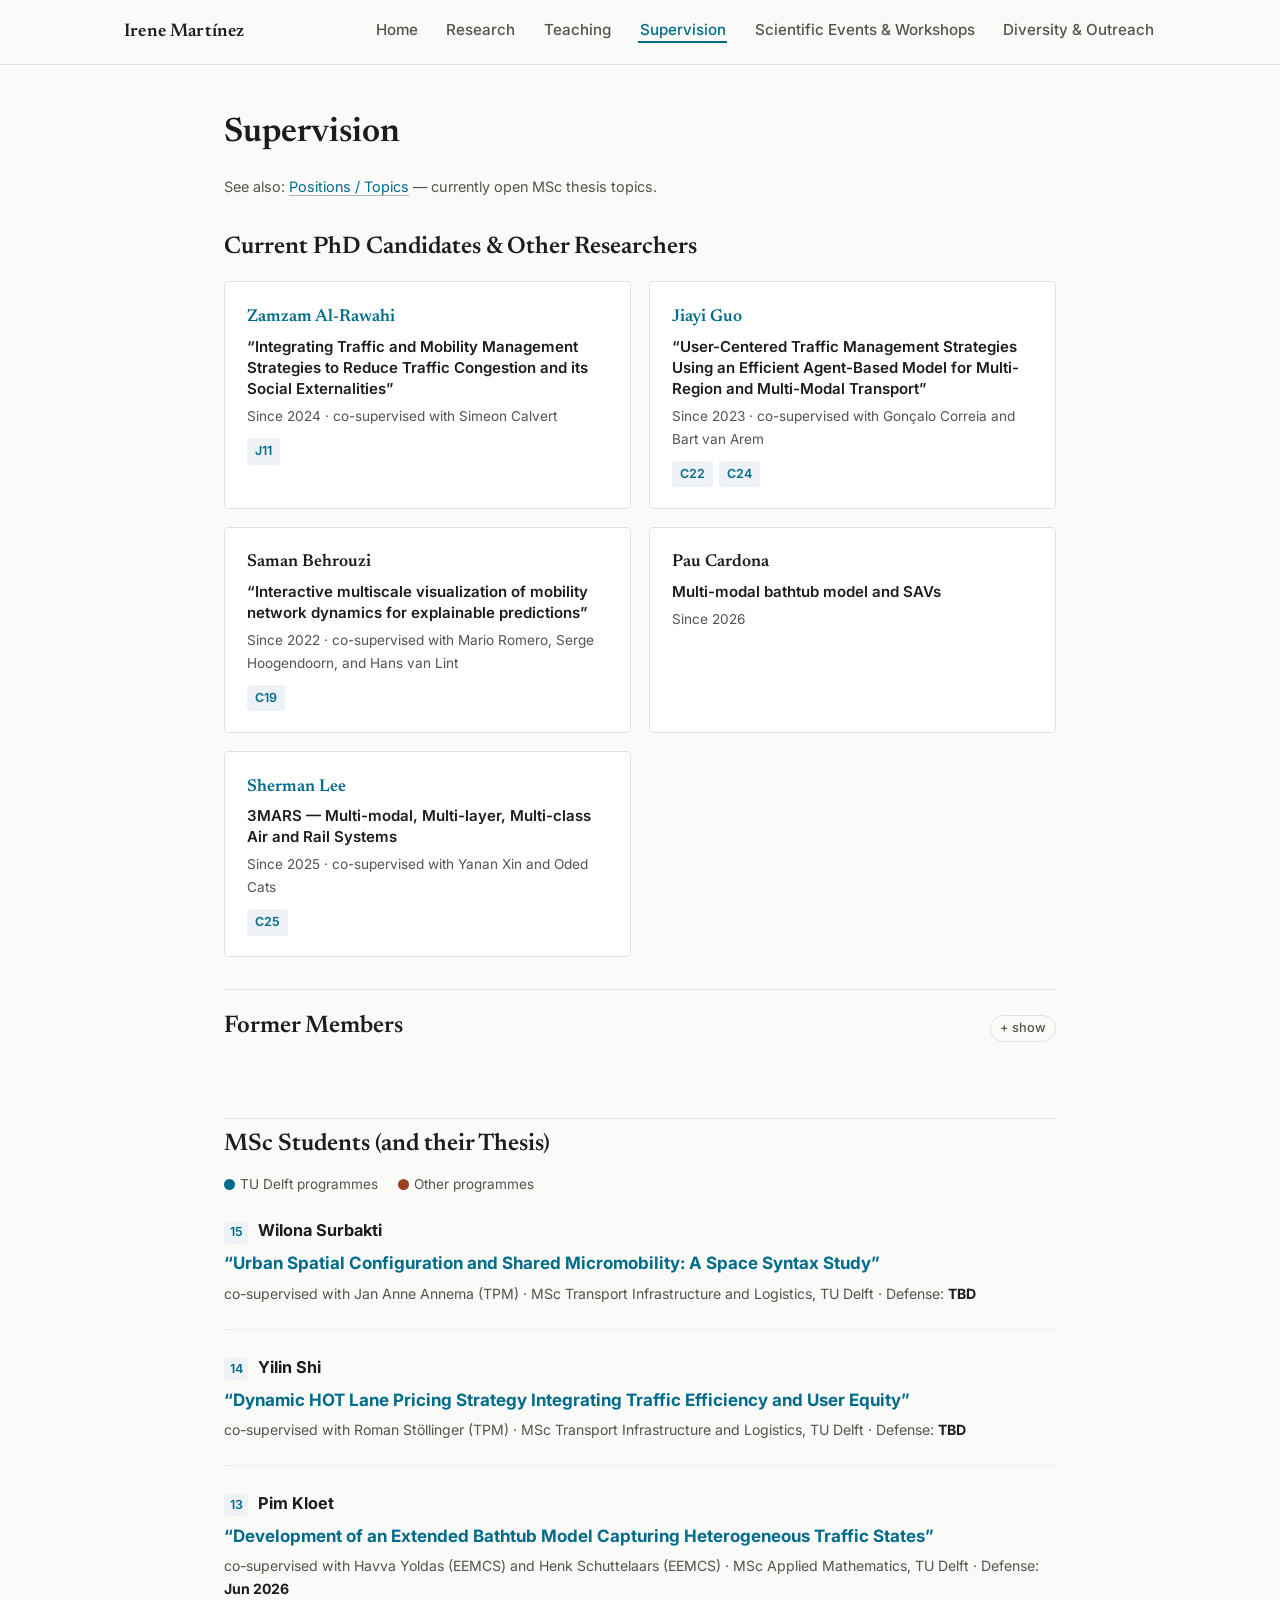
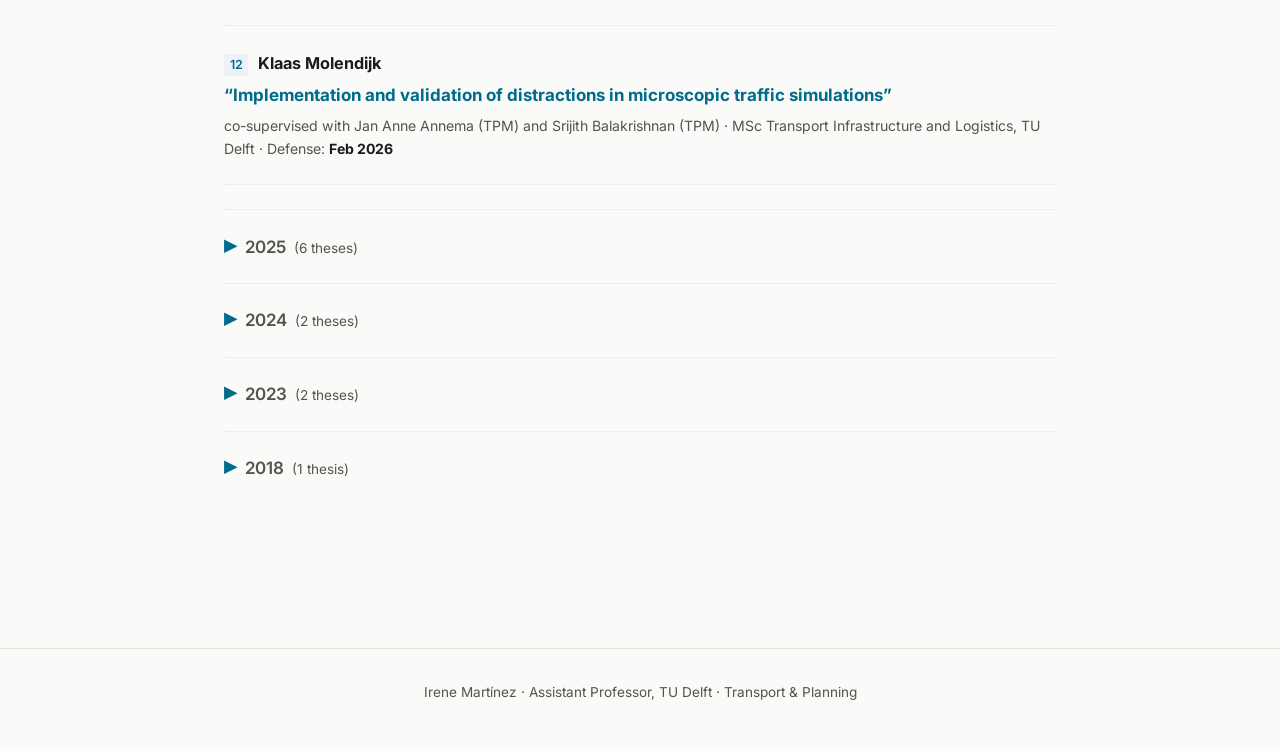
<file: supervision.html>
<!DOCTYPE html>
<html lang="en">
<head>
<meta charset="UTF-8">
<meta name="viewport" content="width=device-width, initial-scale=1">
<title>Supervision — Irene Martínez</title>
<meta name="description" content="PhD candidates and MSc students supervised by Irene Martínez at TU Delft.">
<link rel="preconnect" href="https://fonts.googleapis.com">
<link href="https://fonts.googleapis.com/css2?family=Newsreader:wght@500;600;700&family=Inter:wght@400;500;600&display=swap" rel="stylesheet">
<link rel="stylesheet" href="css/style.css?v=6">
</head>
<body>

<header class="site-header">
  <div class="header-inner">
    <a href="index.html" class="site-title">Irene Martínez</a>
    <nav class="site-nav">
      <ul>
        <li><a href="index.html">Home</a></li>
        <li class="has-dropdown">
          <a href="research.html">Research</a>
          <ul class="dropdown"><li><a href="urbanmoves.html">UrbanMOVES</a></li><li><a href="research.html#publications">Publications</a></li></ul>
        </li>
        <li><a href="teaching.html">Teaching</a></li>
        <li class="has-dropdown active">
          <a href="supervision.html">Supervision</a>
          <ul class="dropdown"><li><a href="positions.html">Positions / Topics</a></li></ul>
        </li>
        <li class="has-dropdown">
          <a href="events.html">Scientific Events &amp; Workshops</a>
          <ul class="dropdown"><li><a href="events.html#invited-talks">Invited Talks</a></li><li><a href="events.html#organisation">Organisation</a></li></ul>
        </li>
        <li><a href="diversity-outreach.html">Diversity &amp; Outreach</a></li>
      </ul>
    </nav>
    <button class="nav-toggle" aria-label="Toggle navigation">&#9776;</button>
  </div>
</header>

<main>
  <h1>Supervision</h1>
  <p class="muted small">See also: <a href="positions.html">Positions / Topics</a> — currently open MSc thesis topics.</p>

  <h2 id="phd">Current PhD Candidates &amp; Other Researchers</h2>

  <div class="researcher-grid">
    <div class="researcher-card">
      <div class="researcher-name"><a href="https://www.tudelft.nl/en/staff/z.zamzamalrawahi/">Zamzam Al-Rawahi</a></div>
      <div class="researcher-title">&ldquo;Integrating Traffic and Mobility Management Strategies to Reduce Traffic Congestion and its Social Externalities&rdquo;</div>
      <div class="researcher-meta">Since 2024 &middot; co-supervised with Simeon Calvert</div>
      <div class="researcher-links"><a href="https://doi.org/10.2139/ssrn.6463879">J11</a></div>
    </div>

    <div class="researcher-card">
      <div class="researcher-name"><a href="https://www.tudelft.nl/staff/j.guo.5/">Jiayi Guo</a></div>
      <div class="researcher-title">&ldquo;User-Centered Traffic Management Strategies Using an Efficient Agent-Based Model for Multi-Region and Multi-Modal Transport&rdquo;</div>
      <div class="researcher-meta">Since 2023 &middot; co-supervised with Gon&ccedil;alo Correia and Bart van Arem</div>
      <div class="researcher-links"><a href="research.html#c22">C22</a><a href="research.html#c24">C24</a></div>
    </div>

    <div class="researcher-card">
      <div class="researcher-name">Saman Behrouzi</div>
      <div class="researcher-title">&ldquo;Interactive multiscale visualization of mobility network dynamics for explainable predictions&rdquo;</div>
      <div class="researcher-meta">Since 2022 &middot; co-supervised with Mario Romero, Serge Hoogendoorn, and Hans van Lint</div>
      <div class="researcher-links"><a href="research.html#c19">C19</a></div>
    </div>

    <div class="researcher-card">
      <div class="researcher-name">Pau Cardona</div>
      <div class="researcher-title">Multi-modal bathtub model and SAVs</div>
      <div class="researcher-meta">Since 2026</div>
    </div>

    <div class="researcher-card">
      <div class="researcher-name"><a href="https://www.tudelft.nl/en/staff/s.lee.9/">Sherman Lee</a></div>
      <div class="researcher-title">3MARS &mdash; Multi-modal, Multi-layer, Multi-class Air and Rail Systems</div>
      <div class="researcher-meta">Since 2025 &middot; co-supervised with Yanan Xin and Oded Cats</div>
      <div class="researcher-links"><a href="research.html#c25">C25</a></div>
    </div>
  </div>

  <details class="collapsible">
    <summary><h2 id="former">Former Members</h2></summary>
    <div class="collapsible-content">
      <div class="researcher-grid">
        <div class="researcher-card">
          <div class="researcher-name">Yiyun Wang</div>
          <div class="researcher-title">Driver workload and behaviour at unsignalised intersections</div>
          <div class="researcher-meta">Postdoc researcher &middot; co-supervised with Hans van Lint</div>
          <div class="researcher-links"><a href="https://i4driving.eu">i4Driving</a><a href="https://doi.org/10.2139/ssrn.6850163">J12</a></div>
        </div>
      </div>
    </div>
  </details>

  <h2 id="msc">MSc Students (and their Thesis)</h2>

  <div class="programme-key">
    <span><span class="swatch tu-delft"></span> TU Delft programmes</span>
    <span><span class="swatch intl"></span> Other programmes</span>
  </div>

  <div class="thesis-item">
    <div class="thesis-name"><span class="pub-tag">15</span> Wilona Surbakti</div>
    <div class="thesis-title tu-delft">&ldquo;Urban Spatial Configuration and Shared Micromobility: A Space Syntax Study&rdquo;</div>
    <div class="thesis-meta">co-supervised with Jan Anne Annema (TPM) · MSc Transport Infrastructure and Logistics, TU Delft · Defense: <span class="defense-date">TBD</span></div>
  </div>

  <div class="thesis-item">
    <div class="thesis-name"><span class="pub-tag">14</span> Yilin Shi</div>
    <div class="thesis-title tu-delft">&ldquo;Dynamic HOT Lane Pricing Strategy Integrating Traffic Efficiency and User Equity&rdquo;</div>
    <div class="thesis-meta">co-supervised with Roman Stöllinger (TPM) · MSc Transport Infrastructure and Logistics, TU Delft · Defense: <span class="defense-date">TBD</span></div>
  </div>

  <div class="thesis-item">
    <div class="thesis-name"><span class="pub-tag">13</span> Pim Kloet</div>
    <div class="thesis-title tu-delft">&ldquo;Development of an Extended Bathtub Model Capturing Heterogeneous Traffic States&rdquo;</div>
    <div class="thesis-meta">co-supervised with Havva Yoldas (EEMCS) and Henk Schuttelaars (EEMCS) · MSc Applied Mathematics, TU Delft · Defense: <span class="defense-date">Jun 2026</span></div>
  </div>

  <div class="thesis-item">
    <div class="thesis-name"><span class="pub-tag">12</span> Klaas Molendijk</div>
    <div class="thesis-title tu-delft">&ldquo;Implementation and validation of distractions in microscopic traffic simulations&rdquo;</div>
    <div class="thesis-meta">co-supervised with Jan Anne Annema (TPM) and Srijith Balakrishnan (TPM) · MSc Transport Infrastructure and Logistics, TU Delft · Defense: <span class="defense-date">Feb 2026</span></div>
  </div>

  <details class="year-group">
    <summary>2025 <span class="year-count muted">(6 theses)</span></summary>

    <div class="thesis-item">
      <div class="thesis-name"><span class="pub-tag">11</span> Yuzhou Lu</div>
      <div class="thesis-title tu-delft">&ldquo;Impact of Sensor and Communication Anomalies on CAV Platoon Performance and Fault-Tolerant CACC System Design&rdquo;</div>
      <div class="thesis-meta">co-supervised with Vasso Reppa (TPM) and Arjan van Binsbergen · MSc Transport Infrastructure and Logistics, TU Delft · Defense: <span class="defense-date">Nov 2025</span></div>
    </div>

    <div class="thesis-item">
      <div class="thesis-name"><span class="pub-tag">10</span> Max Li</div>
      <div class="thesis-title tu-delft">&ldquo;A Comparative Review of Macroscopic, Microscopic, and Bathtub Approaches&rdquo;</div>
      <div class="thesis-meta">co-supervised with Jafar Rezaei (TPM) and Jiayi Guo · MSc Transport Infrastructure and Logistics, TU Delft · Defense: <span class="defense-date">Sep 2025</span></div>
    </div>

    <div class="thesis-item">
      <div class="thesis-name"><span class="pub-tag">9</span> Heran Zhao</div>
      <div class="thesis-title tu-delft">&ldquo;Fleet Management Strategies for Shared Automated Vehicles in Different City Scales&rdquo;</div>
      <div class="thesis-meta">co-supervised with Bilge Atasoy (ME) · MSc Transport Infrastructure and Logistics, TU Delft · Defense: <span class="defense-date">Jul 2025</span></div>
    </div>

    <div class="thesis-item">
      <div class="thesis-name"><span class="pub-tag">8</span> Florentin Dutruel</div>
      <div class="thesis-title tu-delft">&ldquo;Implementation and validation of distractions in microscopic traffic simulations&rdquo;</div>
      <div class="thesis-meta">co-supervised with Simeon Calvert and Arkady Zgonnikov (ME) · MSc Transport Infrastructure and Logistics, TU Delft · Defense: <span class="defense-date">Jul 2025</span></div>
    </div>

    <div class="thesis-item">
      <div class="thesis-name"><span class="pub-tag">7</span> Emma Dijkstra</div>
      <div class="thesis-title tu-delft">&ldquo;Fairness of congestion pricing&rdquo;</div>
      <div class="thesis-meta">co-supervised with Jan Anne Annema (TPM) and Bert van Wee (TPM) · MSc Transport Infrastructure and Logistics, TU Delft · Defense: <span class="defense-date">Jun 2025</span></div>
    </div>

    <div class="thesis-item">
      <div class="thesis-name"><span class="pub-tag">6</span> Tian Zwart</div>
      <div class="thesis-title tu-delft">&ldquo;Clustering urban transport networks based on topology and demand characteristics&rdquo;</div>
      <div class="thesis-meta">co-supervised with Maaike Snelder and Ludovic Leclercq · MSc Civil Engineering, TU Delft · Defense: <span class="defense-date">May 2025</span></div>
    </div>

  </details>

  <details class="year-group">
    <summary>2024 <span class="year-count muted">(2 theses)</span></summary>

    <div class="thesis-item">
      <div class="thesis-name"><span class="pub-tag">5</span> Yiming Wang</div>
      <div class="thesis-title tu-delft">&ldquo;Assessing the impacts of fleet sizing and matching strategies for Shared Automated Vehicles (SAVs) in mixed mobility systems using an agent-based simulation approach&rdquo;</div>
      <div class="thesis-meta">co-supervised with Bilge Atasoy (ME) and Javier Alonso-Mora (ME) · MSc Transport Infrastructure and Logistics, TU Delft · Defense: <span class="defense-date">Dec 2024</span></div>
    </div>

    <div class="thesis-item">
      <div class="thesis-name"><span class="pub-tag">4</span> Yun-An Lin</div>
      <div class="thesis-title tu-delft">&ldquo;The Impact of Transition Control in Different Adaptive Cruise Control Systems on Traffic Flow Efficiency and Road Safety&rdquo;</div>
      <div class="thesis-meta">co-supervised with Haneen Farah and Eleanora Papadimitriou (TPM), collaboration with TNO · MSc Transport Infrastructure and Logistics, TU Delft · Defense: <span class="defense-date">Sep 2024</span></div>
    </div>

  </details>

  <details class="year-group">
    <summary>2023 <span class="year-count muted">(2 theses)</span></summary>

    <div class="thesis-item">
      <div class="thesis-name"><span class="pub-tag">3</span> Tjitske Baert</div>
      <div class="thesis-title tu-delft">&ldquo;Resilience in road networks&rdquo;</div>
      <div class="thesis-meta">co-supervised with Victor L. Knoop, Henk Taale, and Martijn Warnier (TPM) · MSc Transport Infrastructure and Logistics, TU Delft · Defense: <span class="defense-date">Dec 2023</span></div>
    </div>

    <div class="thesis-item">
      <div class="thesis-name"><span class="pub-tag">2</span> Ying Wu</div>
      <div class="thesis-title tu-delft">&ldquo;Reduction of capacity drop at sag and tunnel bottlenecks through connected vehicles&rdquo;</div>
      <div class="thesis-meta">co-supervised with Andreas Hegyi and Bart van Arem · MSc Civil Engineering, TU Delft · Defense: <span class="defense-date">Aug 2023</span></div>
    </div>

  </details>

  <details class="year-group">
    <summary>2018 <span class="year-count muted">(1 thesis)</span></summary>

    <div class="thesis-item">
      <div class="thesis-name"><span class="pub-tag">1</span> Alicia Alboba Corominas</div>
      <div class="thesis-title intl">&ldquo;Modeling of traffic instabilities and phantom jam: The LWR model with stochastic speed&ndash;density relation&rdquo;</div>
      <div class="thesis-meta">co-supervised with Francesc Soriguera (UPC) and Wen-Long Jin (UC Irvine) · MSc Enginyeria de Camins, Canals i Ports, UPC · Defense: <span class="defense-date">Sep 2018</span></div>
    </div>

  </details>

</main>

<footer class="site-footer">
  <p>Irene Martínez · Assistant Professor, TU Delft · Transport &amp; Planning</p>
</footer>

<script src="js/main.js?v=1"></script>
</body>
</html>
</file>
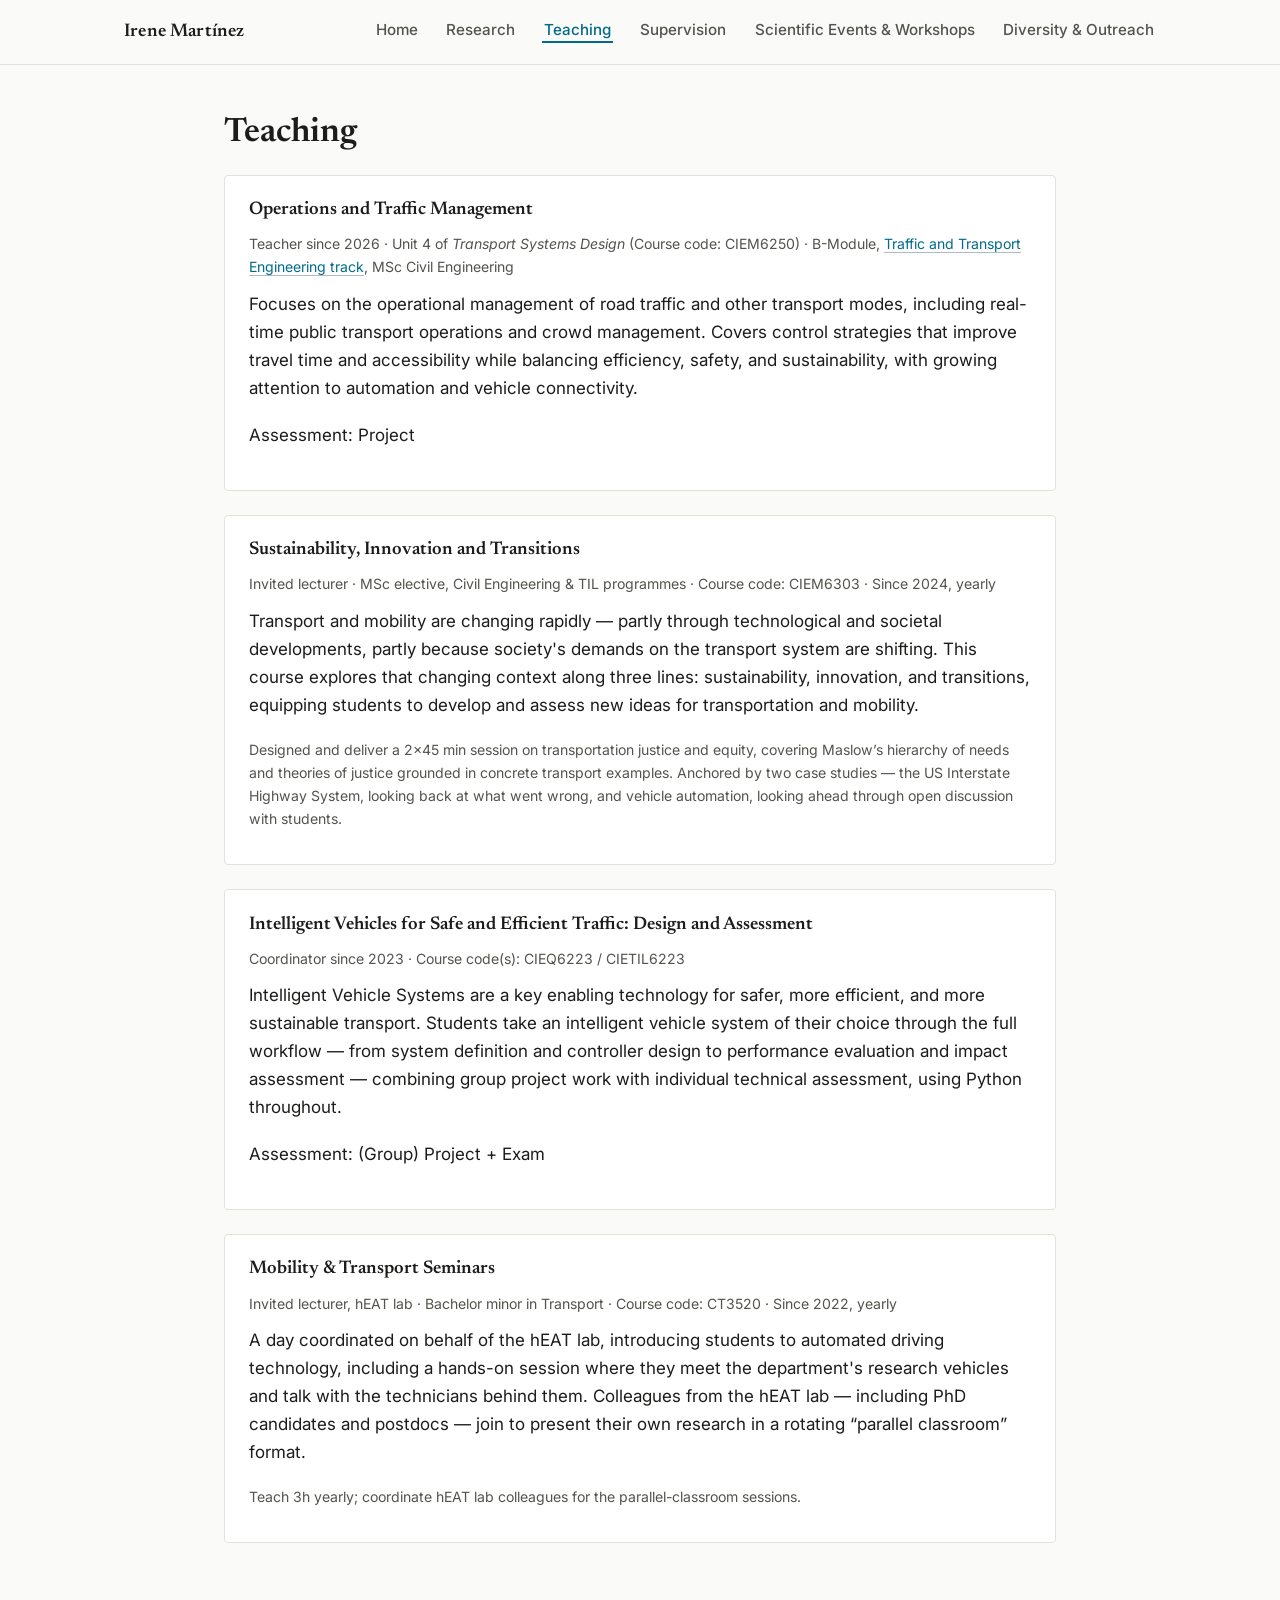
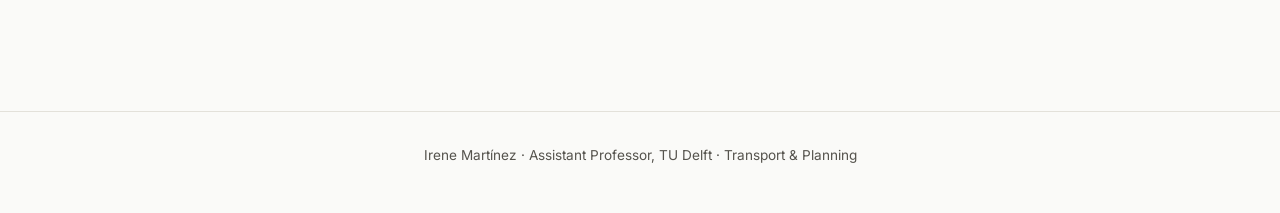
<file: teaching.html>
<!DOCTYPE html>
<html lang="en">
<head>
<meta charset="UTF-8">
<meta name="viewport" content="width=device-width, initial-scale=1">
<title>Teaching — Irene Martínez</title>
<meta name="description" content="Courses taught by Irene Martínez at TU Delft.">
<link rel="preconnect" href="https://fonts.googleapis.com">
<link href="https://fonts.googleapis.com/css2?family=Newsreader:wght@500;600;700&family=Inter:wght@400;500;600&display=swap" rel="stylesheet">
<link rel="stylesheet" href="css/style.css?v=6">
</head>
<body>

<header class="site-header">
  <div class="header-inner">
    <a href="index.html" class="site-title">Irene Martínez</a>
    <nav class="site-nav">
      <ul>
        <li><a href="index.html">Home</a></li>
        <li class="has-dropdown">
          <a href="research.html">Research</a>
          <ul class="dropdown"><li><a href="urbanmoves.html">UrbanMOVES</a></li><li><a href="research.html#publications">Publications</a></li></ul>
        </li>
        <li class="active"><a href="teaching.html">Teaching</a></li>
        <li class="has-dropdown">
          <a href="supervision.html">Supervision</a>
          <ul class="dropdown"><li><a href="positions.html">Positions / Topics</a></li></ul>
        </li>
        <li class="has-dropdown">
          <a href="events.html">Scientific Events &amp; Workshops</a>
          <ul class="dropdown"><li><a href="events.html#invited-talks">Invited Talks</a></li><li><a href="events.html#organisation">Organisation</a></li></ul>
        </li>
        <li><a href="diversity-outreach.html">Diversity &amp; Outreach</a></li>
      </ul>
    </nav>
    <button class="nav-toggle" aria-label="Toggle navigation">&#9776;</button>
  </div>
</header>

<main>
  <h1>Teaching</h1>

  <div class="card">
    <h3>Operations and Traffic Management</h3>
    <p class="meta">Teacher since 2026 · Unit 4 of <em>Transport Systems Design</em> (Course code: CIEM6250) · B-Module, <a href="https://www.tudelft.nl/onderwijs/opleidingen/masters/ce/msc-civil-engineering/programme/track-traffic-and-transport-engineering">Traffic and Transport Engineering track</a>, MSc Civil Engineering</p>
    <p>Focuses on the operational management of road traffic and other transport modes, including real-time public transport operations and crowd management. Covers control strategies that improve travel time and accessibility while balancing efficiency, safety, and sustainability, with growing attention to automation and vehicle connectivity.</p>
    <p>Assessment: Project</p>
  </div>

  <div class="card">
    <h3>Sustainability, Innovation and Transitions</h3>
    <p class="meta">Invited lecturer · MSc elective, Civil Engineering &amp; TIL programmes · Course code: CIEM6303 · Since 2024, yearly</p>
    <p>Transport and mobility are changing rapidly &mdash; partly through technological and societal developments, partly because society's demands on the transport system are shifting. This course explores that changing context along three lines: sustainability, innovation, and transitions, equipping students to develop and assess new ideas for transportation and mobility.</p>
    <p class="meta small">Designed and deliver a 2×45 min session on transportation justice and equity, covering Maslow&rsquo;s hierarchy of needs and theories of justice grounded in concrete transport examples. Anchored by two case studies &mdash; the US Interstate Highway System, looking back at what went wrong, and vehicle automation, looking ahead through open discussion with students.</p>
  </div>

  <div class="card">
    <h3>Intelligent Vehicles for Safe and Efficient Traffic: Design and Assessment</h3>
    <p class="meta">Coordinator since 2023 · Course code(s): CIEQ6223 / CIETIL6223</p>
    <p>Intelligent Vehicle Systems are a key enabling technology for safer, more efficient, and more sustainable transport. Students take an intelligent vehicle system of their choice through the full workflow &mdash; from system definition and controller design to performance evaluation and impact assessment &mdash; combining group project work with individual technical assessment, using Python throughout.</p>
    <p>Assessment: (Group) Project + Exam</p>
  </div>

  <div class="card">
    <h3>Mobility &amp; Transport Seminars</h3>
    <p class="meta">Invited lecturer, hEAT lab · Bachelor minor in Transport · Course code: CT3520 · Since 2022, yearly</p>
    <p>A day coordinated on behalf of the hEAT lab, introducing students to automated driving technology, including a hands-on session where they meet the department's research vehicles and talk with the technicians behind them. Colleagues from the hEAT lab &mdash; including PhD candidates and postdocs &mdash; join to present their own research in a rotating &ldquo;parallel classroom&rdquo; format.</p>
    <p class="meta small">Teach 3h yearly; coordinate hEAT lab colleagues for the parallel-classroom sessions.</p>
  </div>

</main>

<footer class="site-footer">
  <p>Irene Martínez · Assistant Professor, TU Delft · Transport &amp; Planning</p>
</footer>

<script src="js/main.js?v=1"></script>
</body>
</html>
</file>
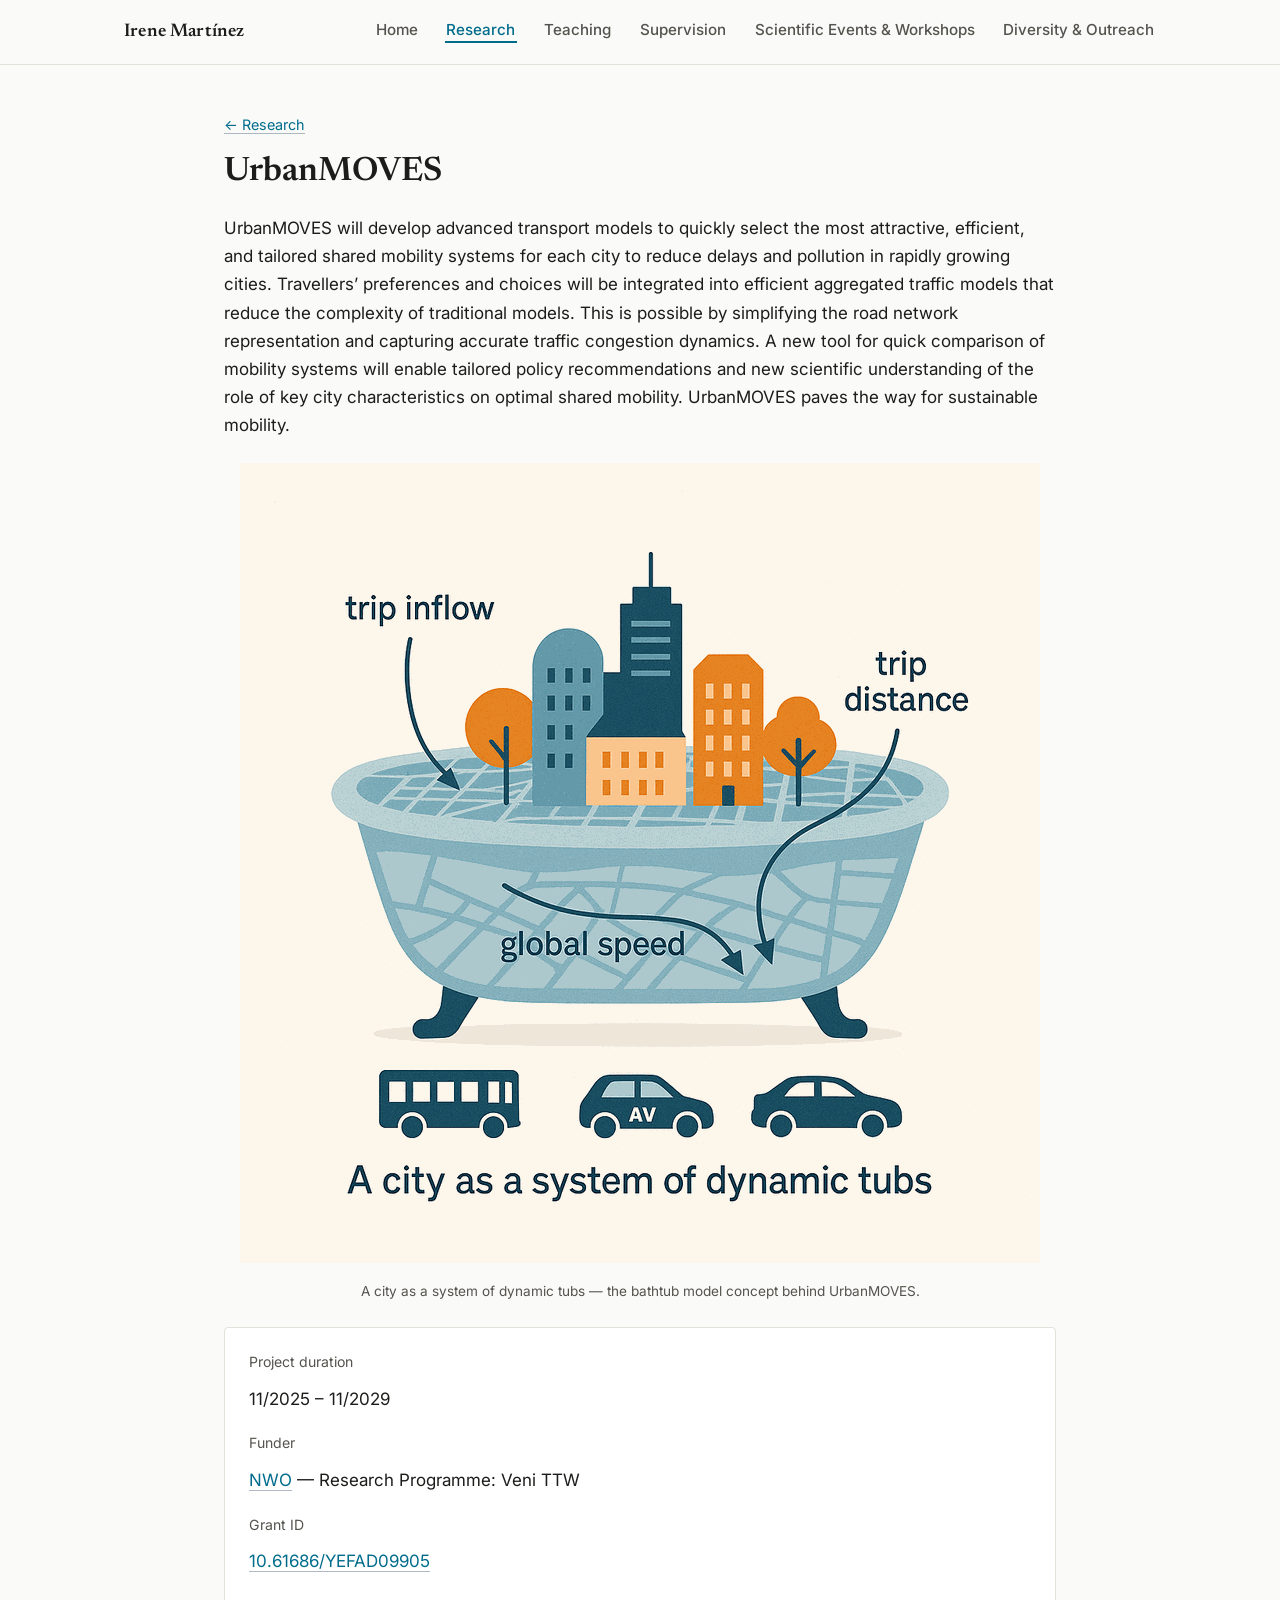
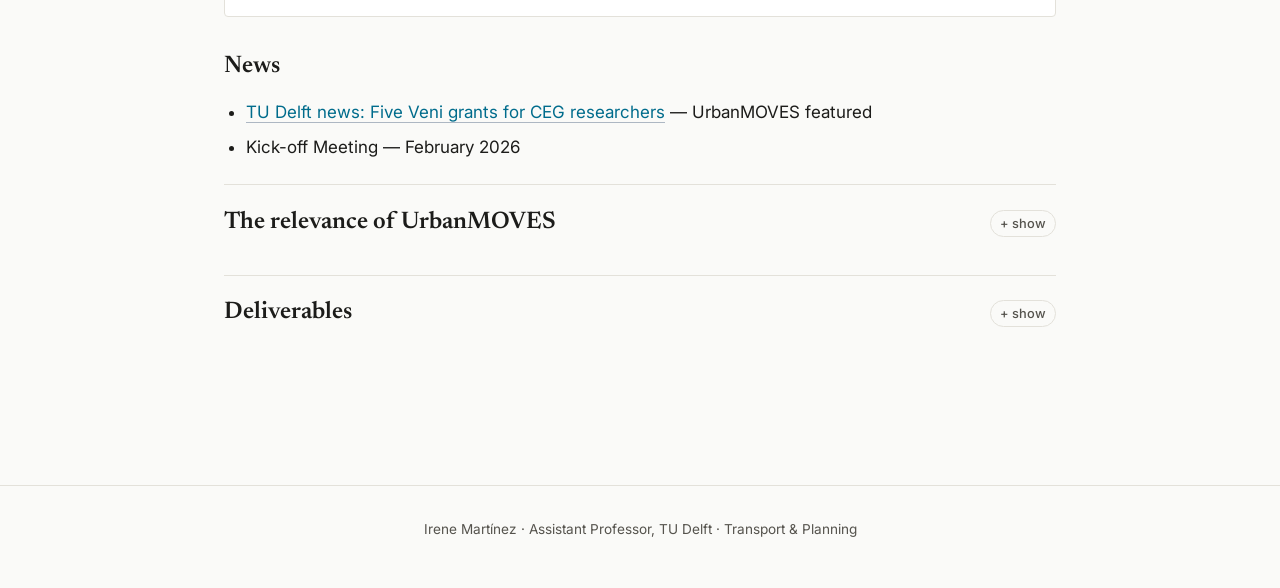
<file: urbanmoves.html>
<!DOCTYPE html>
<html lang="en">
<head>
<meta charset="UTF-8">
<meta name="viewport" content="width=device-width, initial-scale=1">
<title>UrbanMOVES — Irene Martínez</title>
<meta name="description" content="UrbanMOVES: advanced transport models to select tailored, efficient shared mobility systems for cities. NWO Veni TTW project led by Irene Martínez.">
<link rel="preconnect" href="https://fonts.googleapis.com">
<link href="https://fonts.googleapis.com/css2?family=Newsreader:wght@500;600;700&family=Inter:wght@400;500;600&display=swap" rel="stylesheet">
<link rel="stylesheet" href="css/style.css?v=6">
</head>
<body>

<header class="site-header">
  <div class="header-inner">
    <a href="index.html" class="site-title">Irene Martínez</a>
    <nav class="site-nav">
      <ul>
        <li><a href="index.html">Home</a></li>
        <li class="has-dropdown active">
          <a href="research.html">Research</a>
          <ul class="dropdown"><li class="active"><a href="urbanmoves.html">UrbanMOVES</a></li><li><a href="research.html#publications">Publications</a></li></ul>
        </li>
        <li><a href="teaching.html">Teaching</a></li>
        <li class="has-dropdown">
          <a href="supervision.html">Supervision</a>
          <ul class="dropdown"><li><a href="positions.html">Positions / Topics</a></li></ul>
        </li>
        <li class="has-dropdown">
          <a href="events.html">Scientific Events &amp; Workshops</a>
          <ul class="dropdown"><li><a href="events.html#invited-talks">Invited Talks</a></li><li><a href="events.html#organisation">Organisation</a></li></ul>
        </li>
        <li><a href="diversity-outreach.html">Diversity &amp; Outreach</a></li>
      </ul>
    </nav>
    <button class="nav-toggle" aria-label="Toggle navigation">&#9776;</button>
  </div>
</header>

<main>
  <p class="muted small"><a href="research.html">← Research</a></p>
  <h1>UrbanMOVES</h1>

  <p>UrbanMOVES will develop advanced transport models to quickly select the most attractive, efficient, and tailored shared mobility systems for each city to reduce delays and pollution in rapidly growing cities. Travellers&rsquo; preferences and choices will be integrated into efficient aggregated traffic models that reduce the complexity of traditional models. This is possible by simplifying the road network representation and capturing accurate traffic congestion dynamics. A new tool for quick comparison of mobility systems will enable tailored policy recommendations and new scientific understanding of the role of key city characteristics on optimal shared mobility. UrbanMOVES paves the way for sustainable mobility.</p>

  <figure class="figure">
    <img src="images/UrbanMOVES-web.png" alt="Illustration: a city as a system of dynamic tubs, showing trip inflow, trip distance, and global speed — the bathtub model concept behind UrbanMOVES">
    <figcaption>A city as a system of dynamic tubs — the bathtub model concept behind UrbanMOVES.</figcaption>
  </figure>

  <div class="card">
    <p class="meta">Project duration</p>
    <p>11/2025 &ndash; 11/2029</p>
    <p class="meta">Funder</p>
    <p><a href="https://www.nwo.nl">NWO</a> — Research Programme: Veni TTW</p>
    <p class="meta">Grant ID</p>
    <p><a href="https://doi.org/10.61686/YEFAD09905">10.61686/YEFAD09905</a></p>
  </div>

  <h2 id="news">News</h2>
  <ul>
    <li><a href="https://www.tudelft.nl/en/2026/citg/five-veni-grants-for-ceg-researchers">TU Delft news: Five Veni grants for CEG researchers</a> — UrbanMOVES featured</li>
    <li>Kick-off Meeting — February 2026</li>
  </ul>

  <details class="collapsible">
    <summary><h2 id="relevance">The relevance of UrbanMOVES</h2></summary>
    <div class="collapsible-content">

    <h3>The challenge</h3>
    <p>Urban population growth is packing more people onto the same streets, just as emissions targets tighten and private cars continue to dominate urban travel. Shared mobility — car-sharing, pooled ride-hailing, and eventually shared automated vehicles — offers a real way out, but only if it is deployed well: without proper evaluation and optimisation <em>before</em> deployment, many pilots underperform or fail outright.</p>
    <p>Existing planning and optimisation tools force an uncomfortable trade-off: they either oversimplify reality, or they demand more data and computing power than most cities and operators have on hand. Most are also built around a single shared mobility service for a single city [1], so decisions about which system to deploy are often made on incomplete evidence.</p>

    <h3>The approach</h3>
    <p>UrbanMOVES closes this gap by helping cities identify the shared mobility configuration — fleet size, vehicle capacity, operating model — that actually fits their own street network and travel patterns, before any investment is made.</p>
    <p>The project builds on <strong>bathtub models</strong> (also known as MFD-based models [2]): scalable, network-level traffic models that need far less data than traditional simulation, and that can turn out key performance indicators — travel time, emissions, user adoption — in seconds rather than hours.</p>

    <h3>Why it matters</h3>
    <p>For <strong>municipalities</strong>, UrbanMOVES shows which shared mobility systems genuinely fit their urban landscape, supporting sustainable urban planning; the resulting tool can be tuned to local priorities such as travel time, emissions, private car use, or accessibility.</p>
    <p>For <strong>car-sharing companies</strong>, the same insights reduce investment uncertainty and support designing services that integrate well with the transport system already in place in a given city.</p>

    <p class="small muted">
      [1] Mourad, A., Puchinger, J., &amp; Chu, C. (2019). A survey of models and algorithms for optimizing shared mobility. <span class="journal">Transportation Research Part B: Methodological</span>, 123, 323&ndash;346.<br>
      [2] Johari, M., Keyvan-Ekbatani, M., Leclercq, L., Ngoduy, D., &amp; Mahmassani, H. S. (2021). Macroscopic network-level traffic models: Bridging fifty years of development toward the next era. <span class="journal">Transportation Research Part C: Emerging Technologies</span>, 131, 103334. <a href="https://doi.org/10.1016/j.trc.2021.103334">doi.org/10.1016/j.trc.2021.103334</a>
    </p>

    </div>
  </details>

  <details class="collapsible">
    <summary><h2 id="deliverables">Deliverables</h2></summary>
    <div class="collapsible-content">
      <p class="muted">This section is a work in progress and will be updated regularly.</p>
    </div>
  </details>

</main>

<footer class="site-footer">
  <p>Irene Martínez · Assistant Professor, TU Delft · Transport &amp; Planning</p>
</footer>

<script src="js/main.js?v=1"></script>
</body>
</html>
</file>
<file: css/style.css>
/* ============================================================
   Irene Martínez — personal academic site
   Clean academic minimal theme
   ============================================================ */

:root {
  --color-bg: #fafaf8;
  --color-bg-alt: #f2f1ed;
  --color-text: #1c1c1a;
  --color-text-muted: #55534d;
  --color-border: #e3e1da;
  --color-accent: #006C8C;      /* accessible TU Delft blue — 5.96:1 contrast on white, passes WCAG AA */
  --color-accent-soft: #eef2f6;
  --color-link: #006C8C;
  --color-link-hover: #00445a;

  --color-tudelft: #006C8C;     /* same accessible TU Delft blue — used for text (thesis titles) and legend dot */
  --color-tudelft-swatch: #00A6D6;  /* brighter TU Delft cyan — decorative use only (page-hero underline accent) */
  --color-intl: #9C4221;        /* warm rust/terracotta — UPC / other international programmes, deliberately a different hue from TU Delft blue */
  --color-danger: #a32d2d;      /* status red — "currently under review" tag only */
  --color-danger-soft: #fbe9e9;

  --font-serif: "Newsreader", Georgia, "Times New Roman", serif;
  --font-sans: "Inter", -apple-system, BlinkMacSystemFont, "Segoe UI", sans-serif;

  --max-width: 880px;
  --radius: 4px;
}

* { box-sizing: border-box; }

html { scroll-behavior: smooth; }

body {
  margin: 0;
  background: var(--color-bg);
  color: var(--color-text);
  font-family: var(--font-sans);
  font-size: 17px;
  line-height: 1.65;
  -webkit-font-smoothing: antialiased;
}

h1, h2, h3, h4 {
  font-family: var(--font-serif);
  font-weight: 600;
  color: var(--color-text);
  line-height: 1.25;
  margin: 0 0 0.6em;
}

h1 { font-size: 2.1rem; }
h2 { font-size: 1.5rem; margin-top: 2.6em; padding-top: 0.4em; border-top: 1px solid var(--color-border); }
h2:first-of-type { border-top: none; margin-top: 1.4em; padding-top: 0; }
h3 { font-size: 1.15rem; margin-top: 1.8em; }
h4 { font-size: 1rem; margin-top: 1.2em; }

p { margin: 0 0 1.1em; }

a {
  color: var(--color-link);
  text-decoration: none;
  border-bottom: 1px solid rgba(31, 58, 95, 0.35);
  transition: border-color 0.15s ease, color 0.15s ease;
}
a:hover { color: var(--color-link-hover); border-bottom-color: currentColor; }

ul, ol { padding-left: 1.3em; }
li { margin-bottom: 0.4em; }

.muted { color: var(--color-text-muted); }
.small { font-size: 0.9rem; }

/* ---------- Layout shell ---------- */

.site-header {
  position: sticky;
  top: 0;
  z-index: 50;
  background: rgba(250, 250, 248, 0.92);
  backdrop-filter: saturate(140%) blur(6px);
  border-bottom: 1px solid var(--color-border);
}

.header-inner {
  max-width: 1080px;
  margin: 0 auto;
  padding: 0.9rem 1.5rem;
  display: flex;
  align-items: center;
  justify-content: space-between;
}

.site-title {
  font-family: var(--font-serif);
  font-weight: 600;
  font-size: 1.15rem;
  color: var(--color-text);
  border-bottom: none;
  letter-spacing: 0.01em;
}
.site-title:hover { color: var(--color-accent); }

.site-nav > ul {
  list-style: none;
  display: flex;
  gap: 1.6rem;
  margin: 0;
  padding: 0;
}

.site-nav > ul > li { position: relative; }

/* Dropdown submenus must NOT inherit the top-level flex row —
   this was the bug making them render as a permanently-visible horizontal bar. */
.dropdown {
  list-style: none;
  margin: 0;
}

.site-nav a {
  border-bottom: none;
  color: var(--color-text-muted);
  font-size: 0.95rem;
  font-weight: 500;
  padding: 0.3rem 0.1rem;
}
.site-nav a:hover,
.site-nav li.active > a {
  color: var(--color-accent);
}
.site-nav li.active > a {
  box-shadow: inset 0 -2px 0 var(--color-accent);
}

.dropdown {
  display: none;
  position: absolute;
  top: 100%;
  left: 0;
  background: var(--color-bg);
  border: 1px solid var(--color-border);
  border-radius: var(--radius);
  min-width: 190px;
  padding: 0.4rem 0;
  box-shadow: 0 8px 20px rgba(0,0,0,0.06);
  z-index: 60;
}
/* Submenus only appear on hover/focus (mouse) or explicit tap-toggle (touch, via .open added by JS).
   They are never shown just because the page loaded. */
.has-dropdown:hover .dropdown,
.has-dropdown:focus-within .dropdown,
.has-dropdown.open .dropdown {
  display: block;
}
.dropdown li { margin: 0; }
.dropdown a {
  display: block;
  padding: 0.5rem 0.9rem;
  font-size: 0.9rem;
  white-space: nowrap;
}

.nav-toggle {
  display: none;
  background: none;
  border: 1px solid var(--color-border);
  border-radius: var(--radius);
  font-size: 1.1rem;
  padding: 0.3rem 0.6rem;
  cursor: pointer;
}

main {
  max-width: var(--max-width);
  margin: 0 auto;
  padding: 3rem 1.5rem 5rem;
}

.site-footer {
  border-top: 1px solid var(--color-border);
  margin-top: 4rem;
  padding: 2rem 1.5rem;
  text-align: center;
  color: var(--color-text-muted);
  font-size: 0.85rem;
}
.site-footer a { color: var(--color-text-muted); }

/* ---------- Page hero banner (background photo + title) ---------- */

.page-hero {
  position: relative;
  height: 320px;
  overflow: hidden;
  background-color: var(--color-accent);
  background-size: cover;
  background-position: center;
  background-repeat: no-repeat;
  display: flex;
  align-items: flex-end;
}
.page-hero::before {
  content: "";
  position: absolute;
  inset: 0;
  background: linear-gradient(180deg, rgba(15, 20, 28, 0.15) 0%, rgba(15, 20, 28, 0.82) 100%);
}
.page-hero-inner {
  position: relative;
  z-index: 1;
  max-width: 1080px;
  margin: 0 auto;
  padding: 0 1.5rem 2rem;
  width: 100%;
}
.page-hero-inner h1 {
  color: #fff;
  margin: 0;
  font-size: 3.2rem;
  line-height: 1.05;
  text-shadow: 0 2px 16px rgba(0, 0, 0, 0.4);
}
.page-hero-rule {
  display: block;
  width: 90px;
  height: 4px;
  background: var(--color-tudelft-swatch);
  margin-top: 1rem;
  border-radius: 2px;
}

@media (max-width: 620px) {
  .page-hero { height: 220px; }
  .page-hero-inner h1 { font-size: 2.2rem; }
}

/* ---------- Hero (home) ---------- */

.hero {
  display: flex;
  gap: 2.5rem;
  align-items: flex-start;
  margin-bottom: 1rem;
}

.hero-photo {
  flex: 0 0 160px;
  width: 160px;
  height: 160px;
  border-radius: 50%;
  background: var(--color-bg-alt);
  border: 1px solid var(--color-border);
  display: flex;
  align-items: center;
  justify-content: center;
  overflow: hidden;
  color: var(--color-text-muted);
  font-size: 0.8rem;
  text-align: center;
}
.hero-photo img { width: 100%; height: 100%; object-fit: cover; }

.hero-text h1 { margin-bottom: 0.2em; }
.hero-role {
  color: var(--color-accent);
  font-weight: 600;
  font-size: 1rem;
  margin-bottom: 0.9em;
}

@media (max-width: 620px) {
  .hero { flex-direction: column; align-items: center; text-align: center; }
}

/* ---------- News list (home) ---------- */

.news-list {
  list-style: none;
  padding-left: 0;
}
.news-list li {
  padding: 0.6rem 0;
  border-bottom: 1px dotted var(--color-border);
  font-size: 0.95rem;
  line-height: 1.55;
}
.news-list li:last-child { border-bottom: none; }
.news-date {
  display: inline-block;
  font-family: var(--font-sans);
  font-size: 0.78rem;
  font-weight: 600;
  color: var(--color-accent);
  background: var(--color-accent-soft);
  border-radius: 3px;
  padding: 0.05em 0.45em;
  margin-right: 0.5em;
  white-space: nowrap;
}

/* ---------- Cards / projects ---------- */

.card {
  border: 1px solid var(--color-border);
  border-radius: var(--radius);
  padding: 1.4rem 1.5rem;
  margin-bottom: 1.5rem;
  background: white;
}
.card h3 { margin-top: 0; }
.card .meta { color: var(--color-text-muted); font-size: 0.88rem; margin-bottom: 0.8em; }

.card-figure {
  margin: -1.4rem -1.5rem 1rem;
}
.card-figure img {
  width: 100%;
  height: auto;
  display: block;
  border-radius: var(--radius) var(--radius) 0 0;
}

/* Card variant with a small figure on the left, matching .pub-card proportions */
.card-with-figure {
  display: flex;
  gap: 1.4rem;
}
.card-figure-side {
  flex: 0 0 140px;
  width: 140px;
}
.card-figure-side img {
  width: 100%;
  height: 100px;
  object-fit: cover;
  border: 1px solid var(--color-border);
  border-radius: var(--radius);
  display: block;
}
.card-body { flex: 1 1 auto; min-width: 0; }
.card-body h3 { margin-top: 0; }
@media (max-width: 560px) {
  .card-with-figure { flex-direction: column; }
  .card-figure-side { width: 100%; }
  .card-figure-side img { height: 140px; }
}

.figure {
  margin: 1.5rem 0;
  text-align: center;
}
.figure img, .figure svg { max-width: 100%; height: auto; }
.figure figcaption {
  font-size: 0.85rem;
  color: var(--color-text-muted);
  margin-top: 0.6rem;
}

/* ---------- Publications ---------- */

.pub-section h3 {
  font-family: var(--font-sans);
  font-weight: 600;
  font-size: 1rem;
  text-transform: uppercase;
  letter-spacing: 0.04em;
  color: var(--color-text-muted);
  border-bottom: 1px solid var(--color-border);
  padding-bottom: 0.4em;
}

.pub-list {
  list-style: none;
  padding-left: 0;
}
.pub-list li {
  padding: 0.55rem 0;
  border-bottom: 1px dotted var(--color-border);
  font-size: 0.95rem;
  line-height: 1.55;
}
.pub-list li:last-child { border-bottom: none; }
.pub-tag {
  display: inline-block;
  font-family: var(--font-sans);
  font-size: 0.78rem;
  font-weight: 600;
  color: var(--color-accent);
  background: var(--color-accent-soft);
  border-radius: 3px;
  padding: 0.05em 0.45em;
  margin-right: 0.5em;
}
.pub-list .journal { font-style: italic; }
.pub-tag-review {
  display: inline-block;
  font-family: var(--font-sans);
  font-size: 0.78rem;
  font-weight: 600;
  color: var(--color-danger);
  background: var(--color-danger-soft);
  border-radius: 3px;
  padding: 0.05em 0.45em;
  margin-right: 0.5em;
}

/* ---------- Links list (external) ---------- */

.link-row {
  display: flex;
  flex-wrap: wrap;
  gap: 0.6rem 1rem;
  padding-left: 0;
  list-style: none;
}
.link-row a {
  border: 1px solid var(--color-accent);
  border-bottom: 1px solid var(--color-accent);
  border-radius: 999px;
  padding: 0.4rem 1rem;
  font-size: 0.88rem;
  color: var(--color-accent);
}
.link-row a:hover { background: var(--color-accent-soft); border-color: var(--color-link-hover); color: var(--color-link-hover); }

/* ---------- Supervision lists ---------- */

.thesis-item {
  margin-bottom: 1.5rem;
  padding-bottom: 1.5rem;
  border-bottom: 1px dotted var(--color-border);
}
.thesis-item:last-child { border-bottom: none; }
.thesis-name { font-weight: 700; font-size: 1.02rem; margin-bottom: 0.3em; }
.thesis-title { font-weight: 700; margin-bottom: 0.25em; }
.thesis-title.tu-delft { color: var(--color-tudelft); }
.thesis-title.intl { color: var(--color-intl); }
.thesis-meta { color: var(--color-text-muted); font-size: 0.88rem; }
.thesis-meta .defense-date { font-weight: 700; color: var(--color-text); }
.programme-key {
  display: flex;
  gap: 1.2rem;
  flex-wrap: wrap;
  font-size: 0.85rem;
  color: var(--color-text-muted);
  margin: 0.8em 0 1.6em;
}
.programme-key span { display: inline-flex; align-items: center; gap: 0.4em; }
.swatch { display: inline-block; width: 11px; height: 11px; border-radius: 50%; }
.swatch.tu-delft { background: var(--color-tudelft); }
.swatch.intl { background: var(--color-intl); }

/* ---------- Researcher cards (Supervision — Current/Former PhD candidates & other researchers) ---------- */

.researcher-grid {
  display: grid;
  grid-template-columns: repeat(2, 1fr);
  gap: 1.1rem;
  margin: 1.2rem 0 2rem;
}
.researcher-card {
  border: 1px solid var(--color-border);
  border-radius: var(--radius);
  padding: 1.3rem 1.4rem;
  background: white;
}
.researcher-name {
  font-family: var(--font-serif);
  font-weight: 600;
  font-size: 1.08rem;
  margin-bottom: 0.25em;
}
.researcher-name a { border-bottom: none; }
.researcher-name a:hover { color: var(--color-link-hover); }
.researcher-title {
  font-weight: 600;
  font-size: 0.94rem;
  line-height: 1.4;
  margin-bottom: 0.4em;
  color: var(--color-text);
}
.researcher-meta {
  color: var(--color-text-muted);
  font-size: 0.85rem;
  margin-bottom: 0.8em;
}
.researcher-links {
  display: flex;
  flex-wrap: wrap;
  gap: 0.4rem;
}
.researcher-links a {
  display: inline-block;
  font-family: var(--font-sans);
  font-size: 0.78rem;
  font-weight: 600;
  color: var(--color-accent);
  background: var(--color-accent-soft);
  border: 1px solid transparent;
  border-radius: 3px;
  padding: 0.15em 0.55em;
}
.researcher-links a:hover { background: var(--color-accent); color: white; }

@media (max-width: 620px) {
  .researcher-grid { grid-template-columns: 1fr; }
}

/* ---------- Year groups (MSc list, grouped by defense year) ---------- */

.year-group {
  margin: 1.2rem 0;
  border-top: 1px dotted var(--color-border);
  padding-top: 0.9rem;
}
.year-group summary {
  cursor: pointer;
  list-style: none;
  display: flex;
  align-items: baseline;
  gap: 0.5em;
  user-select: none;
  font-weight: 600;
  color: var(--color-text-muted);
}
.year-group summary::-webkit-details-marker { display: none; }
.year-group summary::before {
  content: "▸";
  display: inline-block;
  font-size: 1.4em;
  color: var(--color-accent);
  transition: transform 0.15s ease;
}
.year-group[open] summary::before { content: "▾"; }
.year-group summary:hover { color: var(--color-accent); }
.year-group summary .year-count { font-weight: 400; font-size: 0.85rem; }
.year-group .thesis-item:first-of-type { margin-top: 1rem; }
.year-group .event-card:first-of-type { margin-top: 1rem; }

/* ---------- Collapsible sections (native details/summary) ---------- */

details.collapsible {
  margin-top: 1.4em;
  padding-top: 0.4em;
  border-top: 1px solid var(--color-border);
}
details.collapsible > summary {
  cursor: pointer;
  list-style: none;
  display: flex;
  align-items: baseline;
  gap: 0.5em;
  user-select: none;
}
details.collapsible > summary::-webkit-details-marker { display: none; }
details.collapsible > summary h2,
details.collapsible > summary h3 {
  margin: 0.6em 0;
  border-top: none;
  padding-top: 0;
  display: inline;
}
details.collapsible > summary::after {
  content: "+ show";
  font-family: var(--font-sans);
  font-size: 0.8rem;
  font-weight: 500;
  color: var(--color-text-muted);
  border: 1px solid var(--color-border);
  border-radius: 999px;
  padding: 0.15em 0.7em;
  margin-left: auto;
  white-space: nowrap;
}
details.collapsible[open] > summary::after { content: "\2212 hide"; }
details.collapsible > summary:hover::after { color: var(--color-accent); border-color: var(--color-accent); }
.collapsible-content { padding-bottom: 0.5em; }

/* ---------- Publication / dissemination cards (citation + summary + image) ---------- */

.pub-card {
  display: flex;
  gap: 1.4rem;
  border: 1px solid var(--color-border);
  border-radius: var(--radius);
  padding: 1.2rem;
  margin-bottom: 1.4rem;
  background: white;
}
.pub-card-figure {
  flex: 0 0 230px;
  width: 230px;
}
.pub-card-figure img, .pub-card-figure svg {
  width: 100%;
  height: 170px;
  object-fit: contain;
  border: 1px solid var(--color-border);
  border-radius: var(--radius);
  background: var(--color-accent-soft);
}
.pub-card-body { flex: 1 1 auto; min-width: 0; }
.pub-card-citation {
  font-size: 0.95rem;
  line-height: 1.55;
  margin-bottom: 0.5em;
}
.pub-card-title {
  font-family: var(--font-serif);
  font-weight: 600;
  font-size: 1.08rem;
  line-height: 1.35;
  margin: 0 0 0.3em;
  color: var(--color-text);
}
.pub-card-authors {
  font-size: 0.9rem;
  color: var(--color-text-muted);
  margin: 0 0 0.6em;
}
.pub-card-summary {
  font-size: 0.92rem;
  color: var(--color-text-muted);
  margin: 0;
}
.pub-card .journal { font-style: italic; }
.pub-card-links { margin-top: 0.5em; font-size: 0.85rem; }

@media (max-width: 560px) {
  .pub-card { flex-direction: column; }
  .pub-card-figure { width: 100%; }
  .pub-card-figure img, .pub-card-figure svg { height: 140px; }
}

/* ---------- Dissemination: one box per conference/event ---------- */

.event-card {
  border: 1px solid var(--color-border);
  border-radius: var(--radius);
  padding: 1.4rem 1.5rem;
  margin-bottom: 1.5rem;
  background: white;
}
.event-card h3 { margin: 0 0 0.2em; }
.event-card .meta { color: var(--color-text-muted); font-size: 0.88rem; margin-bottom: 1em; }

.event-paper {
  padding: 0.8em 0;
  border-top: 1px dotted var(--color-border);
}
.event-paper:first-of-type { border-top: none; padding-top: 0; }
.event-paper-title {
  font-weight: 600;
  margin: 0 0 0.15em;
}
.event-paper-authors {
  color: var(--color-text-muted);
  font-size: 0.9rem;
  margin: 0;
}
.event-paper-note {
  font-size: 0.85rem;
  color: var(--color-text-muted);
  margin: 0.35em 0 0;
}

/* ---------- Notice / callout ---------- */

.callout {
  background: var(--color-accent-soft);
  border-left: 3px solid var(--color-accent);
  border-radius: var(--radius);
  padding: 1rem 1.2rem;
  margin: 1.5rem 0;
}

/* ---------- Responsive nav ---------- */

@media (max-width: 780px) {
  .nav-toggle { display: inline-block; }
  .site-nav {
    display: none;
    position: absolute;
    top: 100%;
    left: 0;
    right: 0;
    background: var(--color-bg);
    border-bottom: 1px solid var(--color-border);
  }
  .site-nav.open { display: block; }
  .site-nav > ul { flex-direction: column; gap: 0; padding: 0.6rem 1.5rem 1.2rem; }
  .site-nav > ul > li { width: 100%; }
  .dropdown { position: static; border: none; box-shadow: none; padding-left: 1rem; }
}
</file>
